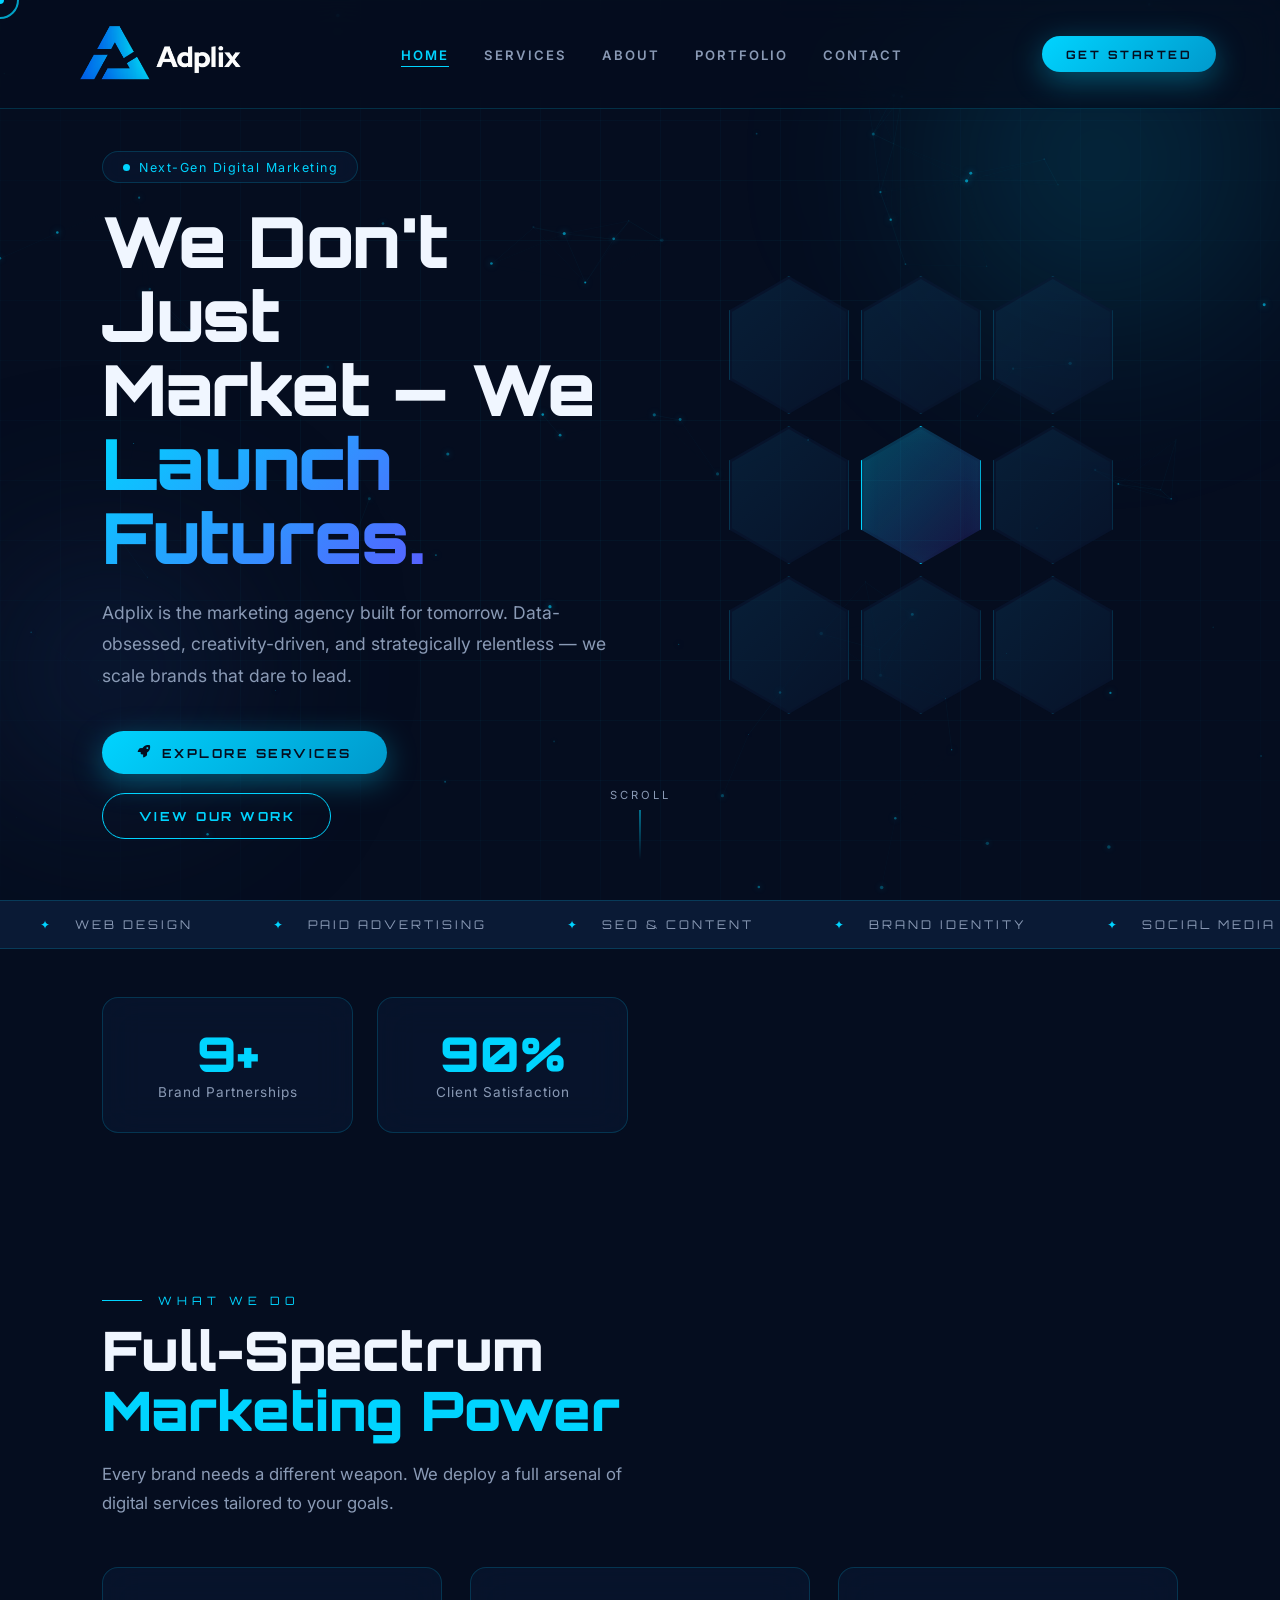
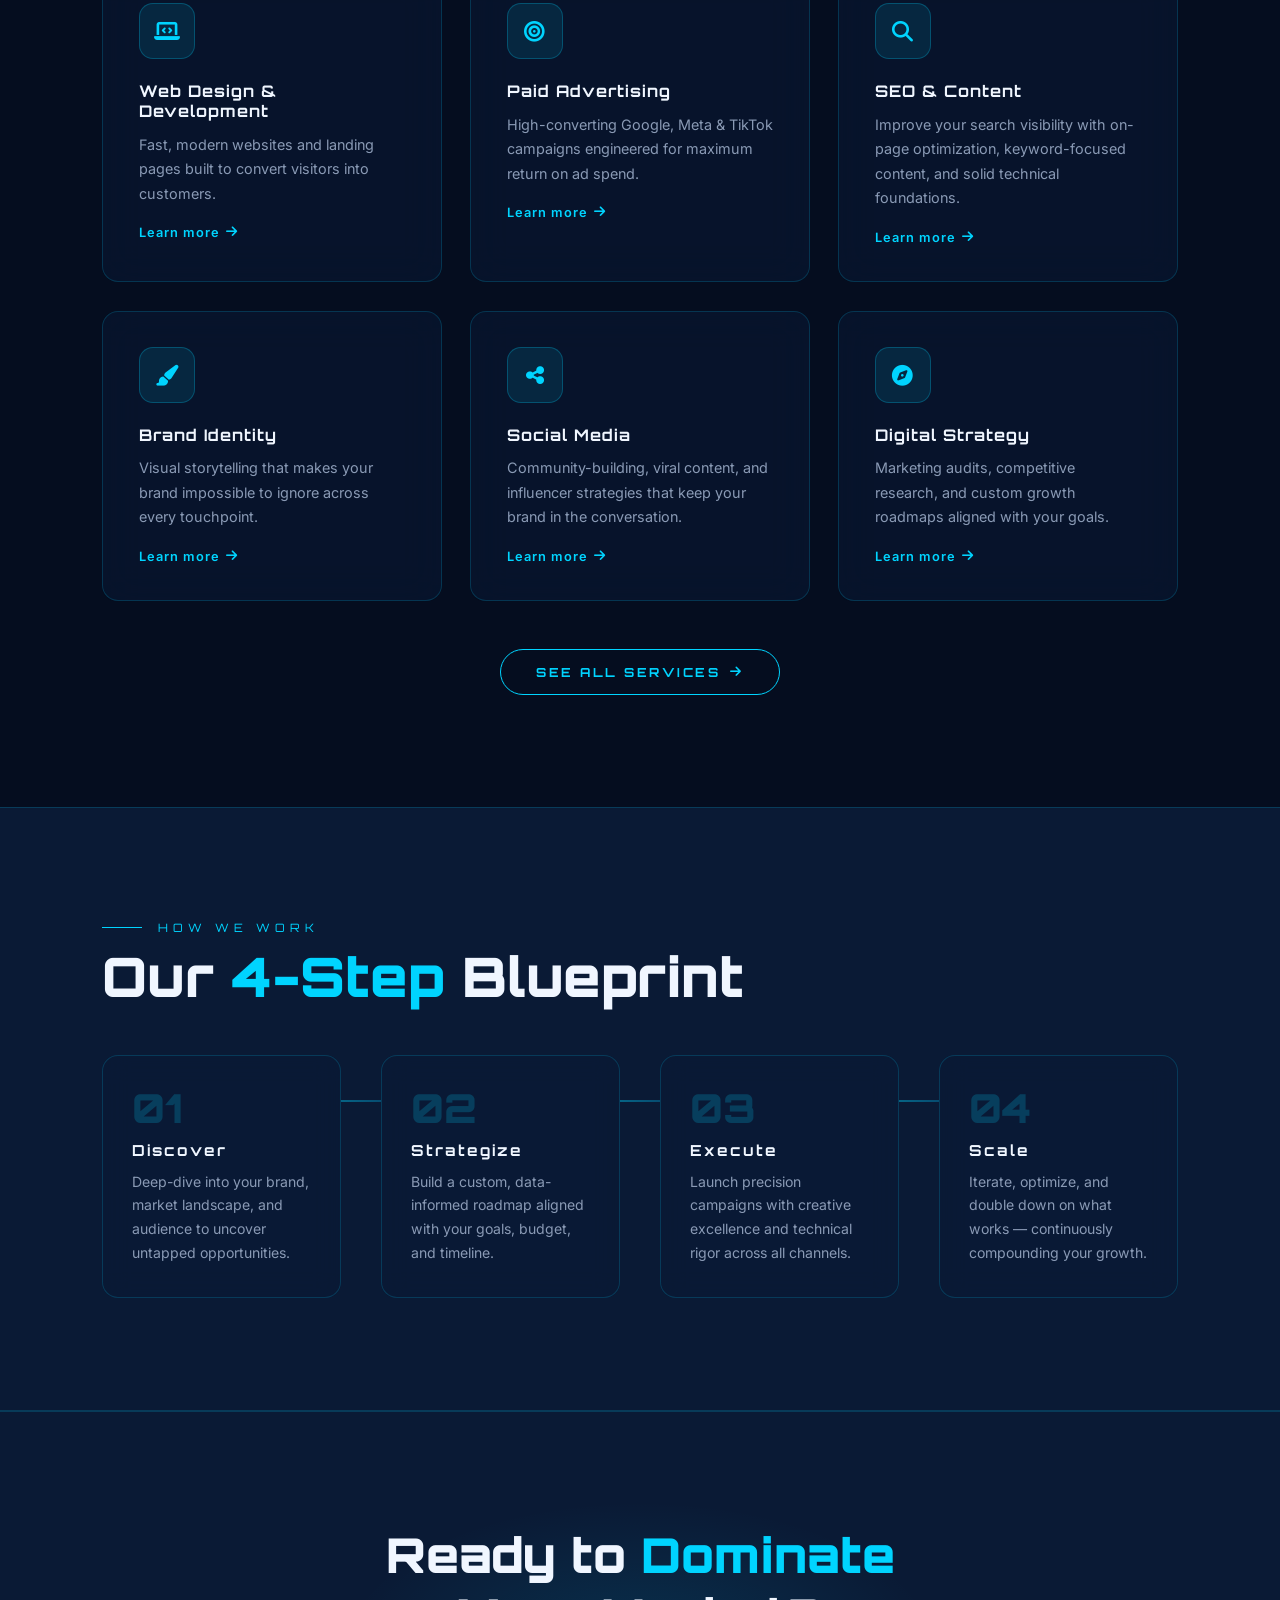
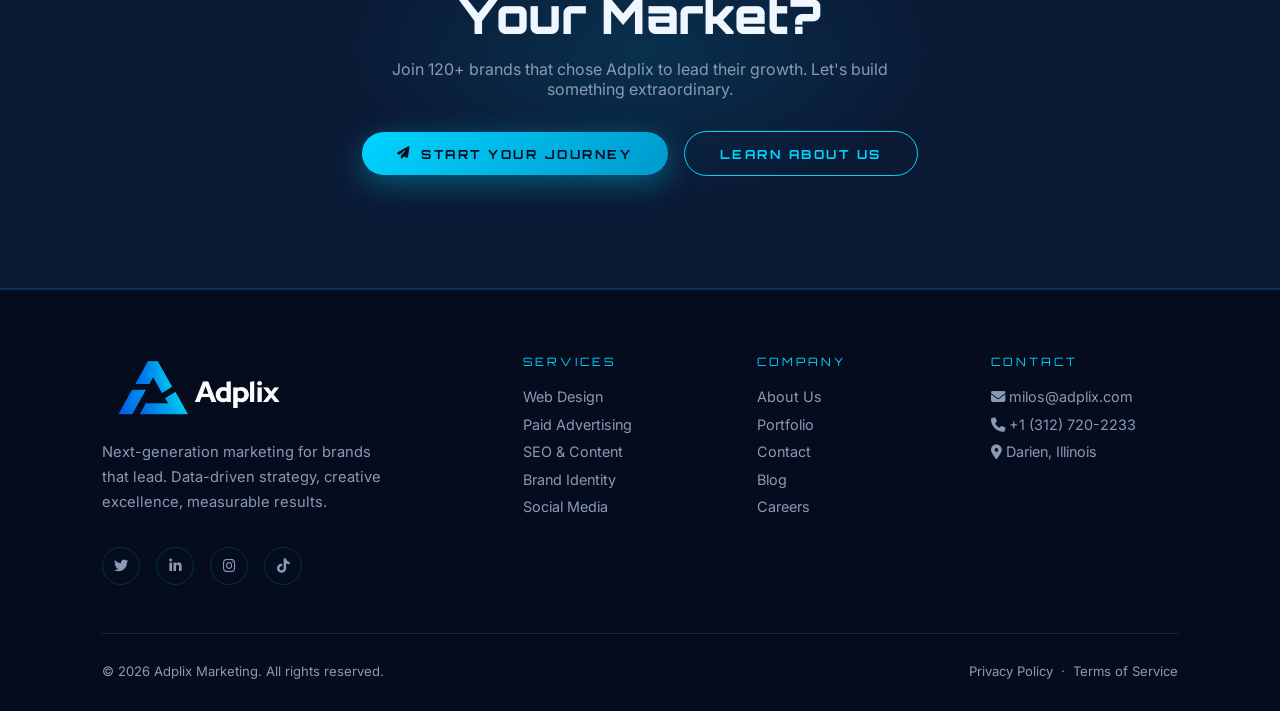
<file: index.html>
<!DOCTYPE html>
<html lang="en">
<head>
  <meta charset="UTF-8" />
  <meta name="viewport" content="width=device-width, initial-scale=1.0" />
  <title>Adplix – Futuristic Marketing Agency | Growth, Branding & Digital Strategy</title>

  <!-- SEO -->
  <meta name="description" content="Adplix is a next-generation marketing agency delivering data-driven growth, cutting-edge branding, and digital strategy for ambitious brands worldwide." />
  <meta name="keywords" content="marketing agency, digital marketing, branding, SEO, social media marketing, paid ads, growth hacking, Adplix" />
  <meta name="robots" content="index, follow" />
  <meta name="author" content="Adplix Marketing" />
  <link rel="canonical" href="https://myadplix.com/" />

  <!-- Open Graph -->
  <meta property="og:type"        content="website" />
  <meta property="og:url"         content="https://myadplix.com/" />
  <meta property="og:title"       content="Adplix – Next-Gen Marketing Agency" />
  <meta property="og:description" content="We craft data-driven marketing strategies that launch brands to new heights." />
  <meta property="og:image"       content="https://myadplix.com/og-image.jpg" />

  <!-- Twitter Card -->
  <meta name="twitter:card"        content="summary_large_image" />
  <meta name="twitter:site"        content="@AdplixMarketing" />
  <meta name="twitter:title"       content="Adplix – Next-Gen Marketing Agency" />
  <meta name="twitter:description" content="Futuristic marketing for visionary brands." />
  <meta name="twitter:image"       content="https://myadplix.com/og-image.jpg" />

  <!-- Schema.org -->
  <script type="application/ld+json">
  {
    "@context": "https://schema.org",
    "@type": "MarketingAgency",
    "name": "Adplix Marketing",
    "url": "https://myadplix.com",
    "logo": "https://myadplix.com/logo.png",
    "description": "Next-generation marketing agency delivering data-driven growth and branding.",
    "address": { "@type": "PostalAddress", "addressLocality": "Darien", "addressRegion": "IL", "addressCountry": "US" },
    "sameAs": [
      "https://www.linkedin.com/in/milos-kasapovic-896889335/",
      "https://www.instagram.com/ai_adplix/"
    ]
  }
  </script>

  <!-- Fonts & Icons -->
  <link rel="preconnect" href="https://fonts.googleapis.com" />
  <link rel="preconnect" href="https://fonts.gstatic.com" crossorigin />
  <link href="https://fonts.googleapis.com/css2?family=Orbitron:wght@400;700;900&family=Inter:wght@300;400;500;600;700&display=swap" rel="stylesheet" />
  <link rel="stylesheet" href="https://cdnjs.cloudflare.com/ajax/libs/font-awesome/6.5.0/css/all.min.css" />
  <link rel="stylesheet" href="style.css" />
  <link rel="stylesheet" href="home.css" />

  <style>
    /* Page-specific additions */
    .hero-cta-group { display:flex; gap:1.2rem; flex-wrap:wrap; margin-top:2.5rem; }
    .hero-badge {
      display:inline-flex; align-items:center; gap:.6rem;
      background:var(--glass-bg); border:1px solid var(--glass-border);
      backdrop-filter:blur(12px); border-radius:50px;
      padding:.45rem 1.2rem; font-size:.78rem; color:var(--cyan);
      letter-spacing:1.5px; margin-bottom:1.4rem;
    }
    .hero-badge .dot { width:7px;height:7px;border-radius:50%;background:var(--cyan);animation:pulse 1.4s infinite; }
    @keyframes pulse { 0%,100%{box-shadow:0 0 0 0 rgba(0,212,255,.5)} 50%{box-shadow:0 0 0 8px rgba(0,212,255,0)} }
  </style>
</head>
<body>

<!-- Cursor -->
<div id="cursor-outer"></div>
<div id="cursor-inner"></div>

<!-- Particles -->
<canvas id="particles-canvas"></canvas>

<!-- Page Transition -->
<div id="page-transition" class="slide-in"></div>

<!-- ── Navigation ── -->
<nav class="nav" role="navigation" aria-label="Main navigation">
  <a href="index.html" class="nav-logo"><img src="logo.png" alt="Adplix"></a>
  <ul class="nav-links">
    <li><a href="index.html" class="active">Home</a></li>
    <li><a href="services.html">Services</a></li>
    <li><a href="about.html">About</a></li>
    <li><a href="portfolio.html">Portfolio</a></li>
    <li><a href="contact.html">Contact</a></li>
  </ul>
  <a href="contact.html" class="btn btn-primary" style="font-size:.72rem;padding:.65rem 1.5rem;">Get Started</a>
  <button class="hamburger" aria-label="Toggle menu">
    <span></span><span></span><span></span>
  </button>
</nav>

<!-- Mobile Nav -->
<div class="mobile-nav" role="dialog" aria-modal="true">
  <a href="index.html">Home</a>
  <a href="services.html">Services</a>
  <a href="about.html">About</a>
  <a href="portfolio.html">Portfolio</a>
  <a href="contact.html">Contact</a>
</div>

<!-- ══════════════════════════════════════
     HERO
══════════════════════════════════════ -->
<header class="hero" role="banner">
  <div class="hero-grid-lines" aria-hidden="true"></div>
  <div class="hero-orb hero-orb-1" data-parallax="18" aria-hidden="true"></div>
  <div class="hero-orb hero-orb-2" data-parallax="10" aria-hidden="true"></div>

  <div class="hero-content">
    <div class="hero-badge"><span class="dot"></span> Next-Gen Digital Marketing</div>
    <h1 class="hero-title reveal">
      We Don't Just<br/>
      Market — We<br/>
      <span>Launch Futures.</span>
    </h1>
    <p class="hero-sub reveal" data-delay="150">
      Adplix is the marketing agency built for tomorrow. Data-obsessed, creativity-driven,
      and strategically relentless — we scale brands that dare to lead.
    </p>
    <div class="hero-cta-group reveal" data-delay="280">
      <a href="services.html" class="btn btn-primary"><i class="fas fa-rocket"></i> Explore Services</a>
      <a href="portfolio.html" class="btn btn-outline">View Our Work</a>
    </div>
  </div>

  <div class="hero-visual" aria-hidden="true">
    <div class="hex-grid" data-parallax="6">
      <div class="hex"></div><div class="hex"></div><div class="hex"></div>
      <div class="hex"></div><div class="hex active"></div><div class="hex"></div>
      <div class="hex"></div><div class="hex"></div><div class="hex"></div>
    </div>
  </div>

  <div class="hero-scroll-hint" aria-label="Scroll down">
    <span>Scroll</span>
    <div class="scroll-line"></div>
  </div>
</header>

<!-- ── Ticker ── -->
<div class="marquee-wrap" aria-hidden="true">
  <div class="marquee-track">
    <div class="marquee-item"><span>✦</span> Web Design</div>
    <div class="marquee-item"><span>✦</span> Paid Advertising</div>
    <div class="marquee-item"><span>✦</span> SEO & Content</div>
    <div class="marquee-item"><span>✦</span> Brand Identity</div>
    <div class="marquee-item"><span>✦</span> Social Media</div>
    <div class="marquee-item"><span>✦</span> Digital Strategy</div>
    <!-- duplicate for seamless loop -->
    <div class="marquee-item"><span>✦</span> Web Design</div>
    <div class="marquee-item"><span>✦</span> Paid Advertising</div>
    <div class="marquee-item"><span>✦</span> SEO & Content</div>
    <div class="marquee-item"><span>✦</span> Brand Identity</div>
    <div class="marquee-item"><span>✦</span> Social Media</div>
    <div class="marquee-item"><span>✦</span> Digital Strategy</div>
  </div>
</div>

<!-- ══════════════════════════════════════
     STATS
══════════════════════════════════════ -->
<section class="section stats-section" aria-label="Key statistics">
  <div class="stats-grid" data-stagger>
    <div class="glass stat-card">
      <div class="stat-value" data-count="10" data-suffix="+">0</div>
      <div class="stat-label">Brand Partnerships</div>
    </div>
    <div class="glass stat-card">
      <div class="stat-value" data-count="100" data-suffix="%">0</div>
      <div class="stat-label">Client Satisfaction</div>
    </div>
  </div>
</section>

<!-- ══════════════════════════════════════
     SERVICES PREVIEW
══════════════════════════════════════ -->
<section class="section" aria-labelledby="services-heading">
  <div class="section-label">What We Do</div>
  <h2 class="section-title reveal" id="services-heading">
    Full-Spectrum<br/><span>Marketing Power</span>
  </h2>
  <p class="section-sub reveal" data-delay="100">
    Every brand needs a different weapon. We deploy a full arsenal of digital services tailored to your goals.
  </p>

  <div class="services-preview-grid mt-3" data-stagger>
    <article class="glass service-card tilt card-hover">
      <div class="service-icon"><i class="fas fa-laptop-code"></i></div>
      <h3>Web Design & Development</h3>
      <p>Fast, modern websites and landing pages built to convert visitors into customers.</p>
      <a href="services.html" class="service-link">Learn more <i class="fas fa-arrow-right"></i></a>
    </article>
    <article class="glass service-card tilt card-hover">
      <div class="service-icon"><i class="fas fa-bullseye"></i></div>
      <h3>Paid Advertising</h3>
      <p>High-converting Google, Meta & TikTok campaigns engineered for maximum return on ad spend.</p>
      <a href="services.html" class="service-link">Learn more <i class="fas fa-arrow-right"></i></a>
    </article>
    <article class="glass service-card tilt card-hover">
      <div class="service-icon"><i class="fas fa-search"></i></div>
      <h3>SEO & Content</h3>
      <p>Improve your search visibility with on-page optimization, keyword-focused content, and solid technical foundations.</p>
      <a href="services.html" class="service-link">Learn more <i class="fas fa-arrow-right"></i></a>
    </article>
    <article class="glass service-card tilt card-hover">
      <div class="service-icon"><i class="fas fa-paint-brush"></i></div>
      <h3>Brand Identity</h3>
      <p>Visual storytelling that makes your brand impossible to ignore across every touchpoint.</p>
      <a href="services.html" class="service-link">Learn more <i class="fas fa-arrow-right"></i></a>
    </article>
    <article class="glass service-card tilt card-hover">
      <div class="service-icon"><i class="fas fa-share-alt"></i></div>
      <h3>Social Media</h3>
      <p>Community-building, viral content, and influencer strategies that keep your brand in the conversation.</p>
      <a href="services.html" class="service-link">Learn more <i class="fas fa-arrow-right"></i></a>
    </article>
    <article class="glass service-card tilt card-hover">
      <div class="service-icon"><i class="fas fa-compass"></i></div>
      <h3>Digital Strategy</h3>
      <p>Marketing audits, competitive research, and custom growth roadmaps aligned with your goals.</p>
      <a href="services.html" class="service-link">Learn more <i class="fas fa-arrow-right"></i></a>
    </article>
  </div>

  <div class="text-center mt-3">
    <a href="services.html" class="btn btn-outline">See All Services <i class="fas fa-arrow-right"></i></a>
  </div>
</section>

<!-- ══════════════════════════════════════
     PROCESS
══════════════════════════════════════ -->
<section class="section process-section" aria-labelledby="process-heading">
  <div class="section-label">How We Work</div>
  <h2 class="section-title reveal" id="process-heading">Our <span>4-Step</span> Blueprint</h2>

  <div class="process-steps mt-3">
    <div class="process-step reveal" data-delay="0">
      <div class="step-num">01</div>
      <div class="step-body">
        <h3>Discover</h3>
        <p>Deep-dive into your brand, market landscape, and audience to uncover untapped opportunities.</p>
      </div>
    </div>
    <div class="process-connector" aria-hidden="true"></div>
    <div class="process-step reveal" data-delay="120">
      <div class="step-num">02</div>
      <div class="step-body">
        <h3>Strategize</h3>
        <p>Build a custom, data-informed roadmap aligned with your goals, budget, and timeline.</p>
      </div>
    </div>
    <div class="process-connector" aria-hidden="true"></div>
    <div class="process-step reveal" data-delay="240">
      <div class="step-num">03</div>
      <div class="step-body">
        <h3>Execute</h3>
        <p>Launch precision campaigns with creative excellence and technical rigor across all channels.</p>
      </div>
    </div>
    <div class="process-connector" aria-hidden="true"></div>
    <div class="process-step reveal" data-delay="360">
      <div class="step-num">04</div>
      <div class="step-body">
        <h3>Scale</h3>
        <p>Iterate, optimize, and double down on what works — continuously compounding your growth.</p>
      </div>
    </div>
  </div>
</section>


<!-- ══════════════════════════════════════
     CTA BANNER
══════════════════════════════════════ -->
<section class="cta-banner section" aria-labelledby="cta-heading">
  <div class="cta-glow" aria-hidden="true"></div>
  <div class="cta-content">
    <h2 class="cta-title reveal" id="cta-heading">Ready to <span>Dominate</span><br/>Your Market?</h2>
    <p class="reveal" data-delay="100" style="color:var(--grey);max-width:500px;margin:.8rem auto 2rem;">
      Join 120+ brands that chose Adplix to lead their growth. Let's build something extraordinary.
    </p>
    <div class="flex-center gap-1 reveal" data-delay="200">
      <a href="contact.html" class="btn btn-primary"><i class="fas fa-paper-plane"></i> Start Your Journey</a>
      <a href="about.html" class="btn btn-outline">Learn About Us</a>
    </div>
  </div>
</section>

<!-- ══════════════════════════════════════
     FOOTER
══════════════════════════════════════ -->
<footer role="contentinfo">
  <div class="footer-grid">
    <div>
      <div class="footer-brand-name"><img src="logo.png" alt="Adplix"></div>
      <p class="footer-desc">Next-generation marketing for brands that lead. Data-driven strategy, creative excellence, measurable results.</p>
      <div class="social-icons mt-2">
        <a href="#" aria-label="Twitter"><i class="fab fa-twitter"></i></a>
        <a href="https://www.linkedin.com/in/milos-kasapovic-896889335/" aria-label="LinkedIn"><i class="fab fa-linkedin-in"></i></a>
        <a href="https://www.instagram.com/ai_adplix/" aria-label="Instagram"><i class="fab fa-instagram"></i></a>
        <a href="#" aria-label="TikTok"><i class="fab fa-tiktok"></i></a>
      </div>
    </div>
    <div class="footer-col">
      <div class="footer-col-title">Services</div>
      <a href="services.html">Web Design</a>
      <a href="services.html">Paid Advertising</a>
      <a href="services.html">SEO & Content</a>
      <a href="services.html">Brand Identity</a>
      <a href="services.html">Social Media</a>
    </div>
    <div class="footer-col">
      <div class="footer-col-title">Company</div>
      <a href="about.html">About Us</a>
      <a href="portfolio.html">Portfolio</a>
      <a href="contact.html">Contact</a>
      <a href="#">Blog</a>
      <a href="#">Careers</a>
    </div>
    <div class="footer-col">
      <div class="footer-col-title">Contact</div>
      <a href="mailto:milos@adplix.com"><i class="fas fa-envelope"></i> milos@adplix.com</a>
      <a href="tel:+13127202233"><i class="fas fa-phone"></i> +1 (312) 720-2233</a>
      <a href="#"><i class="fas fa-map-marker-alt"></i> Darien, Illinois</a>
    </div>
  </div>
  <div class="footer-bottom">
    <span>© 2026 Adplix Marketing. All rights reserved.</span>
    <span><a href="#" style="color:var(--grey)">Privacy Policy</a> &nbsp;·&nbsp; <a href="#" style="color:var(--grey)">Terms of Service</a></span>
  </div>
</footer>

<script src="main.js" defer></script>
</body>
</html>
</file>
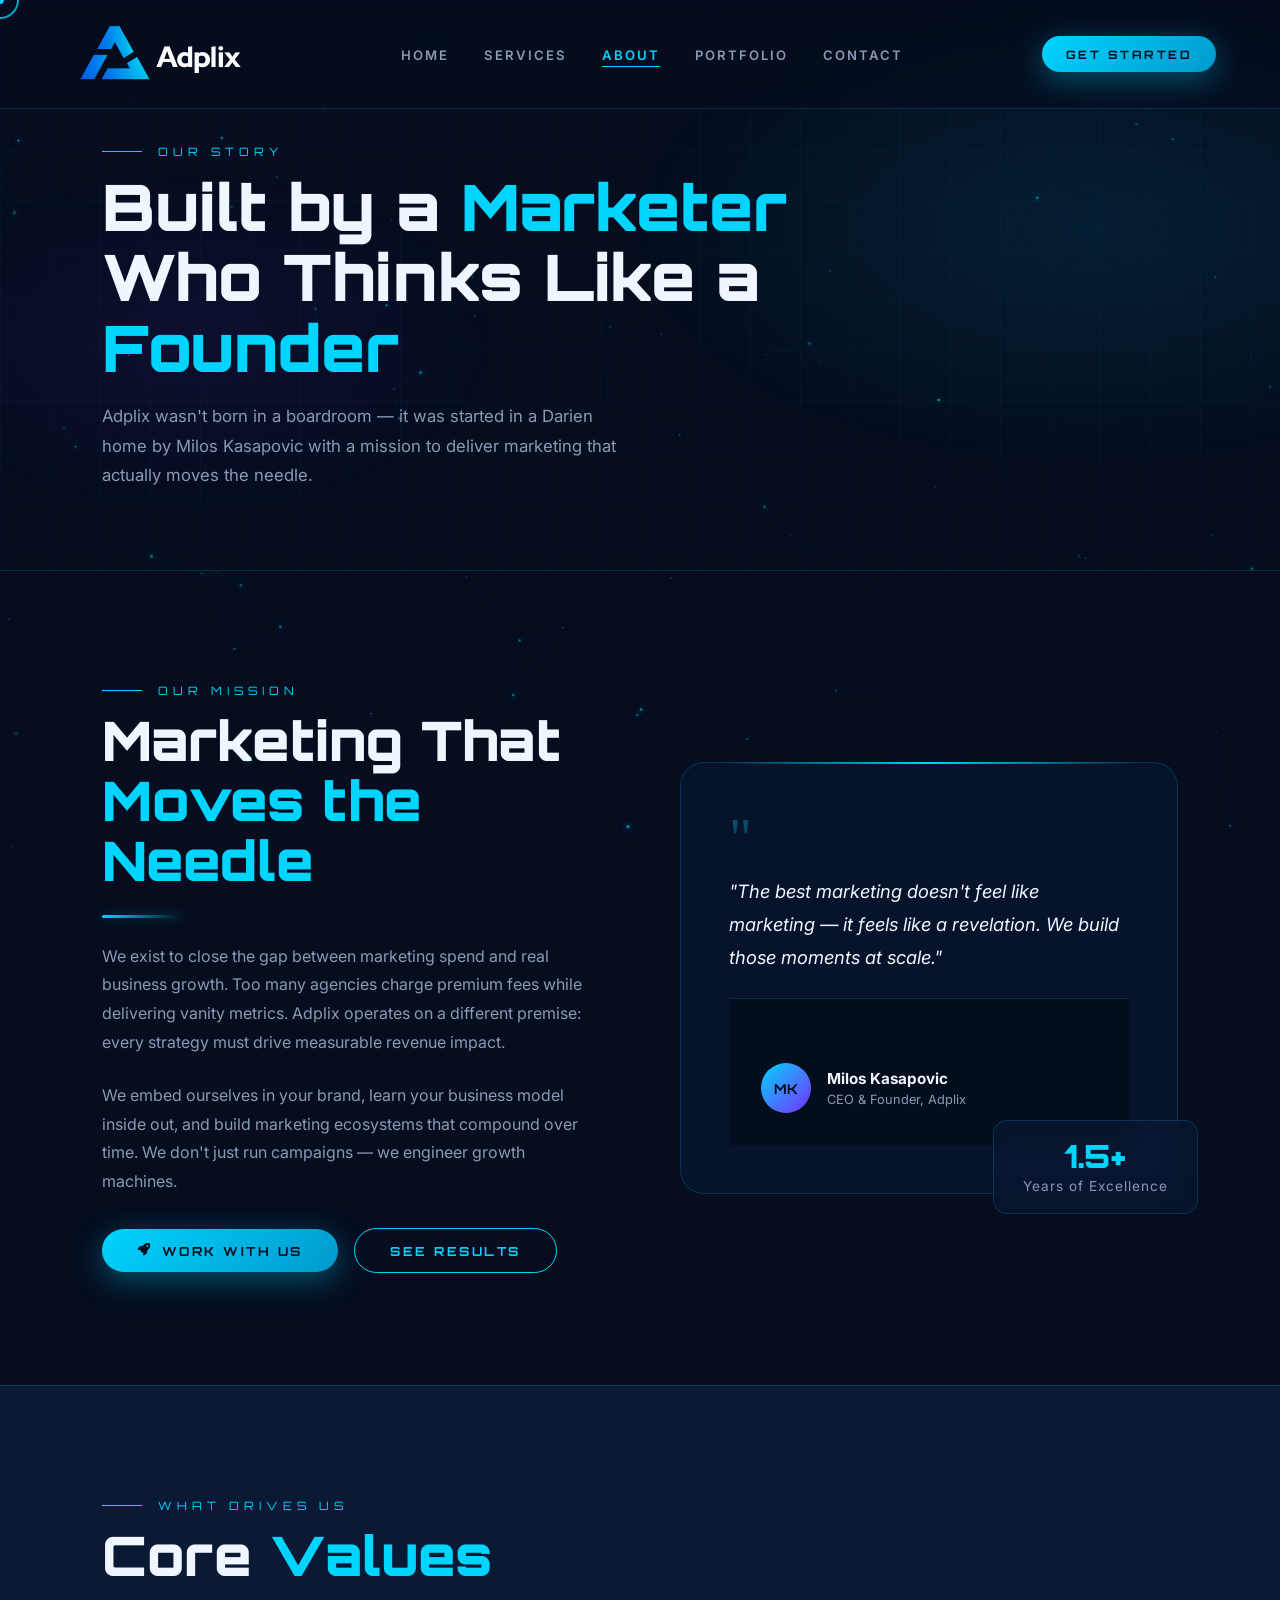
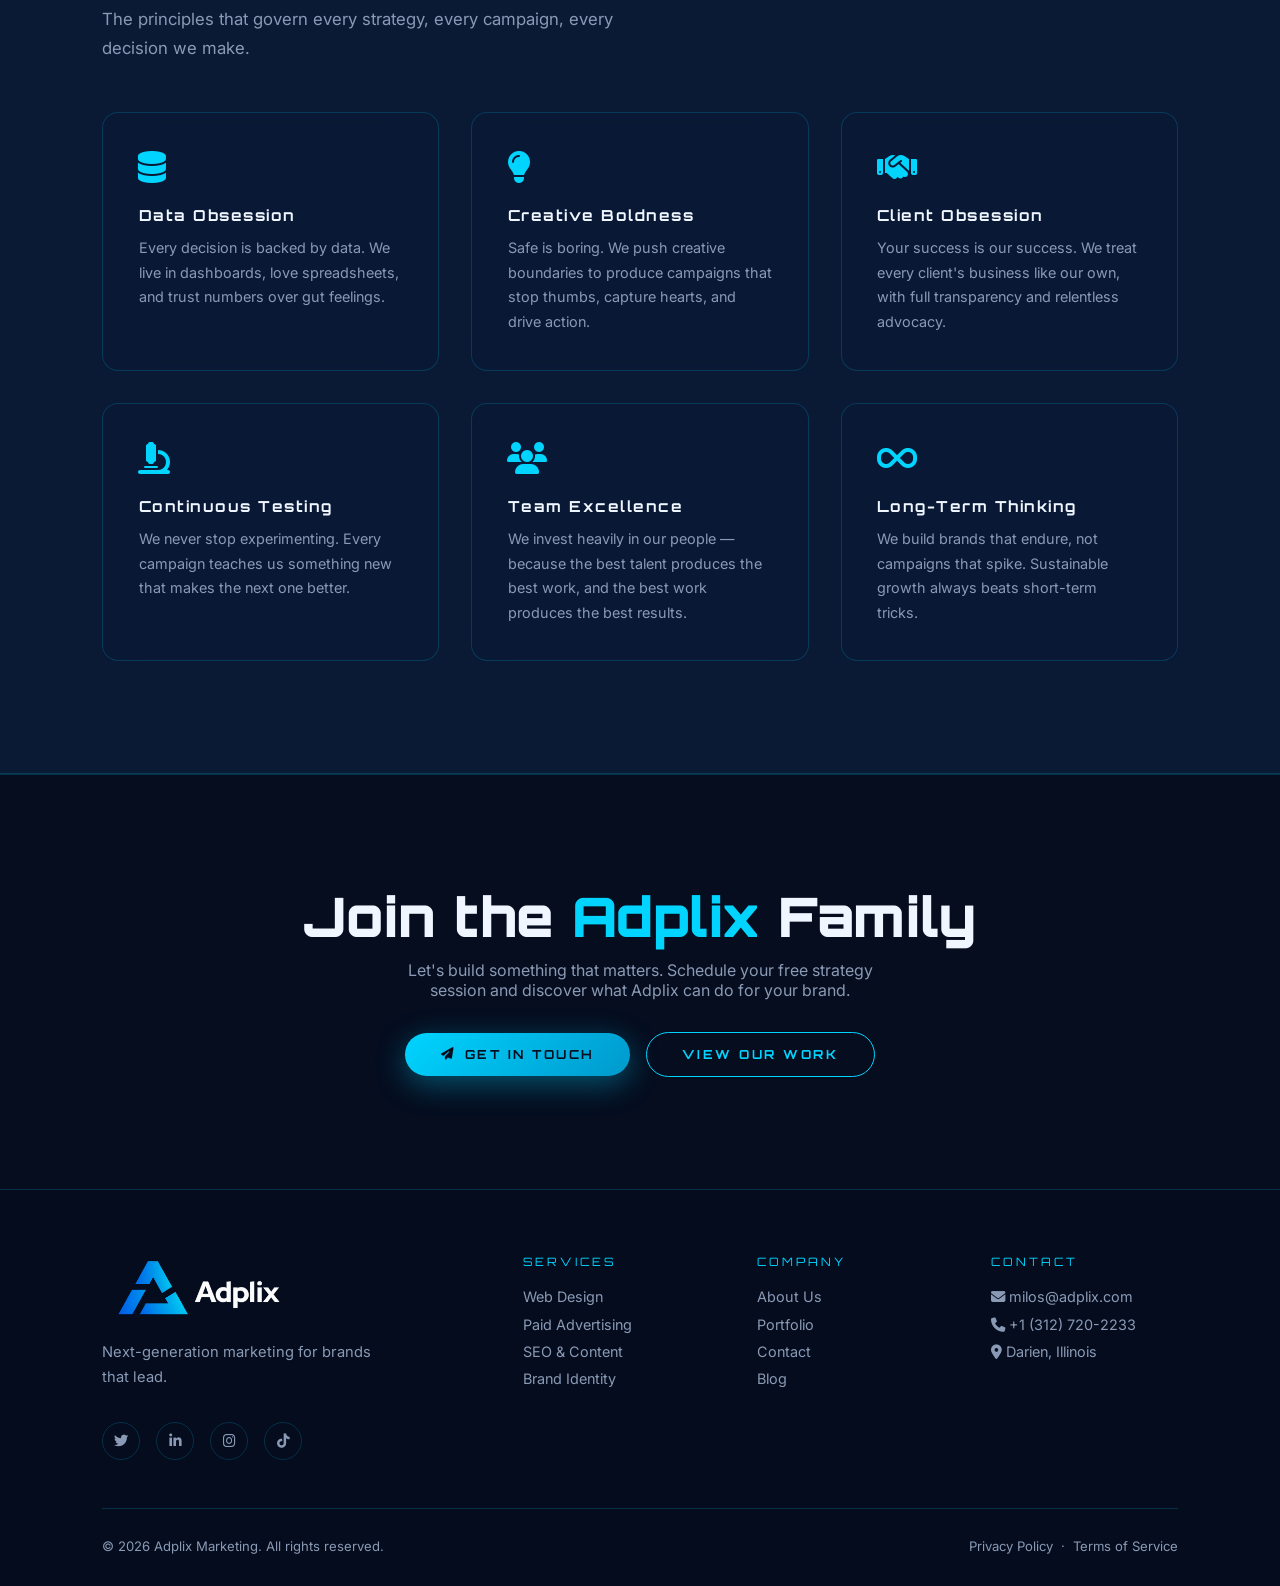
<file: about.html>
<!DOCTYPE html>
<html lang="en">
<head>
  <meta charset="UTF-8" />
  <meta name="viewport" content="width=device-width, initial-scale=1.0" />
  <title>About – Adplix | Our Story, Mission & World-Class Team</title>

  <!-- SEO -->
  <meta name="description" content="Learn the story behind Adplix — our mission to redefine marketing, the team driving it, and the values that make us different from every other agency." />
  <meta name="keywords" content="about Adplix, marketing agency team, agency mission, digital marketing experts, Adplix story" />
  <meta name="robots" content="index, follow" />
  <link rel="canonical" href="https://myadplix.com/about.html" />
  <meta property="og:title" content="About Adplix – The Team Behind the Marketing Revolution" />
  <meta property="og:description" content="Meet the visionary team at Adplix. Learn our story and what drives us to push marketing forward." />
  <meta property="og:url" content="https://myadplix.com/about.html" />

  <link rel="preconnect" href="https://fonts.googleapis.com" />
  <link rel="preconnect" href="https://fonts.gstatic.com" crossorigin />
  <link href="https://fonts.googleapis.com/css2?family=Orbitron:wght@400;700;900&family=Inter:wght@300;400;500;600;700&display=swap" rel="stylesheet" />
  <link rel="stylesheet" href="https://cdnjs.cloudflare.com/ajax/libs/font-awesome/6.5.0/css/all.min.css" />
  <link rel="stylesheet" href="style.css" />

  <style>
    .page-hero {
      position: relative; padding: 9rem 8% 5rem;
      overflow: hidden; border-bottom: 1px solid var(--glass-border);
    }
    .page-hero-bg {
      position: absolute; inset: 0;
      background: radial-gradient(ellipse 60% 70% at 85% 40%, rgba(0,212,255,.09) 0%, transparent 60%),
                  radial-gradient(ellipse 40% 50% at 15% 60%, rgba(123,47,255,.07) 0%, transparent 60%);
    }
    .page-hero-grid {
      position: absolute; inset: 0;
      background-image: linear-gradient(rgba(0,212,255,.03) 1px, transparent 1px),
                        linear-gradient(90deg, rgba(0,212,255,.03) 1px, transparent 1px);
      background-size: 50px 50px;
    }
    .page-hero-content { position: relative; z-index: 1; max-width: 700px; }
    .page-hero-title {
      font-family: var(--font-head);
      font-size: clamp(2.2rem, 5vw, 4rem);
      font-weight: 900; color: var(--white); line-height: 1.1;
    }
    .page-hero-title span { color: var(--cyan); }
    .page-hero-sub { margin-top: 1.2rem; font-size: 1.05rem; color: var(--grey); line-height: 1.75; max-width: 540px; }

    /* ── Mission Split ── */
    .mission-split {
      display: grid; grid-template-columns: 1fr 1fr; gap: 5rem; align-items: center;
    }
    .mission-visual {
      position: relative;
    }
    .mission-box {
      position: relative; padding: 3rem;
      background: var(--glass-bg);
      border: 1px solid var(--glass-border);
      backdrop-filter: blur(18px);
      border-radius: 24px;
    }
    .mission-box::before {
      content: ''; position: absolute;
      top: -1px; left: 40px; right: 40px; height: 2px;
      background: linear-gradient(90deg, transparent, var(--cyan), transparent);
    }
    .mission-quote {
      font-size: 3.5rem; color: var(--cyan); opacity: .3;
      font-family: serif; line-height: 1; margin-bottom: .5rem;
    }
    .mission-box blockquote {
      font-size: 1.15rem; line-height: 1.8; color: var(--white);
      font-style: italic;
    }
    .mission-box footer {
      margin-top: 1.5rem; display: flex; align-items: center; gap: 1rem;
    }
    .mission-avatar {
      width: 50px; height: 50px; border-radius: 50%;
      background: linear-gradient(135deg, var(--cyan), #7b2fff);
      display: flex; align-items: center; justify-content: center;
      font-family: var(--font-head); font-size: .85rem; font-weight: 700; color: var(--navy);
    }
    .mission-avatar-info strong { display: block; color: var(--white); font-size: .95rem; }
    .mission-avatar-info span { font-size: .8rem; color: var(--grey); }
    .floating-stat {
      position: absolute; bottom: -20px; right: -20px;
      background: var(--glass-bg);
      border: 1px solid var(--glass-border);
      backdrop-filter: blur(12px);
      border-radius: 14px;
      padding: 1.2rem 1.8rem;
      text-align: center;
    }
    .floating-stat .stat-value { font-size: 2rem; }

    /* ── Values ── */
    .values-section { background: var(--navy-mid); border-top: 1px solid var(--glass-border); border-bottom: 1px solid var(--glass-border); }
    .values-grid {
      display: grid; grid-template-columns: repeat(3, 1fr); gap: 2rem; margin-top: 3rem;
    }
    .value-card {
      padding: 2.2rem;
      position: relative; overflow: hidden;
      transition: all 0.35s ease;
    }
    .value-card::after {
      content: ''; position: absolute; bottom: 0; left: 0; right: 0; height: 2px;
      background: linear-gradient(90deg, transparent, var(--cyan), transparent);
      transform: scaleX(0); transition: transform 0.4s;
    }
    .value-card:hover { transform: translateY(-6px); }
    .value-card:hover::after { transform: scaleX(1); }
    .value-icon { font-size: 2rem; color: var(--cyan); margin-bottom: 1.2rem; }
    .value-card h3 {
      font-family: var(--font-head); font-size: .95rem;
      letter-spacing: 1.5px; color: var(--white); margin-bottom: .7rem;
    }
    .value-card p { font-size: .9rem; color: var(--grey); line-height: 1.7; }

    /* ── Team ── */
    .team-grid {
      display: grid; grid-template-columns: repeat(4, 1fr); gap: 1.8rem; margin-top: 3rem;
    }
    .team-card {
      padding: 0; overflow: hidden;
      transition: all 0.35s ease;
    }
    .team-card:hover { transform: translateY(-8px); box-shadow: 0 24px 60px rgba(0,0,0,.5); }
    .team-avatar-box {
      height: 220px;
      background: linear-gradient(135deg, var(--navy-mid), var(--navy-light));
      position: relative; overflow: hidden;
      display: flex; align-items: center; justify-content: center;
    }
    .team-initials {
      font-family: var(--font-head); font-size: 2.5rem; font-weight: 900;
      background: linear-gradient(135deg, var(--cyan), #7b2fff);
      -webkit-background-clip: text; -webkit-text-fill-color: transparent;
      background-clip: text;
    }
    .team-avatar-box::before {
      content: ''; position: absolute; inset: 0;
      background: radial-gradient(ellipse at bottom, rgba(0,212,255,.12) 0%, transparent 70%);
    }
    .team-info { padding: 1.4rem; }
    .team-info h3 { font-family: var(--font-head); font-size: .9rem; letter-spacing: 1px; color: var(--white); margin-bottom: .3rem; }
    .team-info .role { font-size: .8rem; color: var(--cyan); letter-spacing: 1px; text-transform: uppercase; margin-bottom: .6rem; }
    .team-info p { font-size: .82rem; color: var(--grey); line-height: 1.6; }
    .team-socials { display: flex; gap: .6rem; margin-top: .8rem; }
    .team-socials a {
      width: 30px; height: 30px; border-radius: 50%;
      border: 1px solid var(--glass-border);
      display: flex; align-items: center; justify-content: center;
      color: var(--grey); font-size: .75rem;
      transition: var(--transition);
    }
    .team-socials a:hover { border-color: var(--cyan); color: var(--cyan); }

    /* ── Timeline ── */
    .timeline { position: relative; margin-top: 3rem; }
    .timeline::before {
      content: ''; position: absolute; left: 50%; top: 0; bottom: 0;
      width: 1px; background: linear-gradient(to bottom, var(--cyan), transparent);
      transform: translateX(-50%);
    }
    .timeline-item {
      display: flex; justify-content: flex-end; padding-right: calc(50% + 40px);
      margin-bottom: 3rem; position: relative;
    }
    .timeline-item:nth-child(even) {
      justify-content: flex-start; padding-right: 0; padding-left: calc(50% + 40px);
    }
    .timeline-dot {
      position: absolute; left: 50%; top: 1rem;
      width: 14px; height: 14px; border-radius: 50%;
      background: var(--cyan); border: 3px solid var(--navy);
      box-shadow: var(--glow-sm);
      transform: translateX(-50%);
    }
    .timeline-card {
      max-width: 380px;
      background: var(--glass-bg);
      border: 1px solid var(--glass-border);
      backdrop-filter: blur(14px);
      border-radius: 14px; padding: 1.6rem;
      transition: all 0.3s;
    }
    .timeline-card:hover { border-color: var(--cyan); box-shadow: var(--glow-sm); }
    .timeline-year {
      font-family: var(--font-head); font-size: .72rem;
      letter-spacing: 3px; color: var(--cyan); margin-bottom: .5rem;
    }
    .timeline-card h3 { font-family: var(--font-head); font-size: .95rem; color: var(--white); margin-bottom: .5rem; }
    .timeline-card p { font-size: .87rem; color: var(--grey); line-height: 1.65; }

    @media (max-width: 1100px) {
      .team-grid { grid-template-columns: repeat(2, 1fr); }
    }
    @media (max-width: 860px) {
      .mission-split { grid-template-columns: 1fr; gap: 3rem; }
      .floating-stat { position: relative; bottom: auto; right: auto; display: inline-block; margin-top: 1.5rem; }
      .values-grid { grid-template-columns: 1fr 1fr; }
      .team-grid { grid-template-columns: 1fr 1fr; }
      .timeline::before { left: 20px; }
      .timeline-item, .timeline-item:nth-child(even) {
        justify-content: flex-start; padding-right: 0; padding-left: 55px;
      }
      .timeline-dot { left: 20px; }
    }
    @media (max-width: 520px) {
      .values-grid, .team-grid { grid-template-columns: 1fr; }
    }
  </style>
</head>
<body>

<div id="cursor-outer"></div>
<div id="cursor-inner"></div>
<canvas id="particles-canvas"></canvas>
<div id="page-transition" class="slide-in"></div>

<nav class="nav" role="navigation" aria-label="Main navigation">
  <a href="index.html" class="nav-logo"><img src="logo.png" alt="Adplix"></a>
  <ul class="nav-links">
    <li><a href="index.html">Home</a></li>
    <li><a href="services.html">Services</a></li>
    <li><a href="about.html" class="active">About</a></li>
    <li><a href="portfolio.html">Portfolio</a></li>
    <li><a href="contact.html">Contact</a></li>
  </ul>
  <a href="contact.html" class="btn btn-primary" style="font-size:.72rem;padding:.65rem 1.5rem;">Get Started</a>
  <button class="hamburger" aria-label="Toggle menu"><span></span><span></span><span></span></button>
</nav>
<div class="mobile-nav" role="dialog" aria-modal="true">
  <a href="index.html">Home</a><a href="services.html">Services</a>
  <a href="about.html">About</a><a href="portfolio.html">Portfolio</a>
  <a href="contact.html">Contact</a>
</div>

<!-- Page Hero -->
<header class="page-hero" role="banner">
  <div class="page-hero-bg" aria-hidden="true"></div>
  <div class="page-hero-grid" aria-hidden="true"></div>
  <div class="page-hero-content">
    <div class="section-label">Our Story</div>
    <h1 class="page-hero-title reveal">Built by a <span>Marketer</span><br/>Who Thinks Like a <span>Founder</span></h1>
    <p class="page-hero-sub reveal" data-delay="100">
      Adplix wasn't born in a boardroom — it was started in a Darien home by Milos Kasapovic with a mission to deliver marketing that actually moves the needle.
    </p>
  </div>
</header>

<!-- ── Mission ── -->
<section class="section" aria-labelledby="mission-heading">
  <div class="mission-split">
    <div class="reveal-left">
      <div class="section-label">Our Mission</div>
      <h2 class="section-title" id="mission-heading">Marketing That<br/><span>Moves the Needle</span></h2>
      <div class="glow-divider"></div>
      <p style="color:var(--grey);line-height:1.8;margin-bottom:1.5rem;">
        We exist to close the gap between marketing spend and real business growth. Too many agencies charge premium fees while delivering vanity metrics. Adplix operates on a different premise: every strategy must drive measurable revenue impact.
      </p>
      <p style="color:var(--grey);line-height:1.8;margin-bottom:2rem;">
        We embed ourselves in your brand, learn your business model inside out, and build marketing ecosystems that compound over time. We don't just run campaigns — we engineer growth machines.
      </p>
      <div class="flex-center gap-1" style="justify-content:flex-start;">
        <a href="contact.html" class="btn btn-primary"><i class="fas fa-rocket"></i> Work With Us</a>
        <a href="portfolio.html" class="btn btn-outline">See Results</a>
      </div>
    </div>

    <div class="mission-visual reveal-right">
      <div class="mission-box">
        <div class="mission-quote">"</div>
        <blockquote>"The best marketing doesn't feel like marketing — it feels like a revelation. We build those moments at scale."</blockquote>
        <footer>
          <div class="mission-avatar">MK</div>
          <div class="mission-avatar-info">
            <strong>Milos Kasapovic</strong>
            <span>CEO & Founder, Adplix</span>
          </div>
        </footer>
      </div>
      <div class="floating-stat glass">
        <div class="stat-value" data-count="2" data-suffix="+">0</div>
        <div class="stat-label">Years of Excellence</div>
      </div>
    </div>
  </div>
</section>

<!-- ── Values ── -->
<section class="section values-section" aria-labelledby="values-heading">
  <div class="section-label">What Drives Us</div>
  <h2 class="section-title reveal" id="values-heading">Core <span>Values</span></h2>
  <p class="section-sub reveal" data-delay="100">The principles that govern every strategy, every campaign, every decision we make.</p>

  <div class="values-grid">
    <div class="glass value-card tilt reveal" data-delay="0">
      <div class="value-icon"><i class="fas fa-database"></i></div>
      <h3>Data Obsession</h3>
      <p>Every decision is backed by data. We live in dashboards, love spreadsheets, and trust numbers over gut feelings.</p>
    </div>
    <div class="glass value-card tilt reveal" data-delay="80">
      <div class="value-icon"><i class="fas fa-lightbulb"></i></div>
      <h3>Creative Boldness</h3>
      <p>Safe is boring. We push creative boundaries to produce campaigns that stop thumbs, capture hearts, and drive action.</p>
    </div>
    <div class="glass value-card tilt reveal" data-delay="160">
      <div class="value-icon"><i class="fas fa-handshake"></i></div>
      <h3>Client Obsession</h3>
      <p>Your success is our success. We treat every client's business like our own, with full transparency and relentless advocacy.</p>
    </div>
    <div class="glass value-card tilt reveal" data-delay="0">
      <div class="value-icon"><i class="fas fa-microscope"></i></div>
      <h3>Continuous Testing</h3>
      <p>We never stop experimenting. Every campaign teaches us something new that makes the next one better.</p>
    </div>
    <div class="glass value-card tilt reveal" data-delay="80">
      <div class="value-icon"><i class="fas fa-users"></i></div>
      <h3>Team Excellence</h3>
      <p>We invest heavily in our people — because the best talent produces the best work, and the best work produces the best results.</p>
    </div>
    <div class="glass value-card tilt reveal" data-delay="160">
      <div class="value-icon"><i class="fas fa-infinity"></i></div>
      <h3>Long-Term Thinking</h3>
      <p>We build brands that endure, not campaigns that spike. Sustainable growth always beats short-term tricks.</p>
    </div>
  </div>
</section>



<!-- CTA -->
<section class="section" style="text-align:center;background:var(--navy);border-top:1px solid var(--glass-border);">
  <h2 class="section-title reveal" style="text-align:center;">Join the <span style="color:var(--cyan)">Adplix</span> Family</h2>
  <p class="reveal" data-delay="100" style="color:var(--grey);margin:.8rem auto 2rem;max-width:480px;">Let's build something that matters. Schedule your free strategy session and discover what Adplix can do for your brand.</p>
  <div class="flex-center gap-1 reveal" data-delay="200">
    <a href="contact.html" class="btn btn-primary"><i class="fas fa-paper-plane"></i> Get in Touch</a>
    <a href="portfolio.html" class="btn btn-outline">View Our Work</a>
  </div>
</section>

<footer role="contentinfo">
  <div class="footer-grid">
    <div>
      <div class="footer-brand-name"><img src="logo.png" alt="Adplix"></div>
      <p class="footer-desc">Next-generation marketing for brands that lead.</p>
      <div class="social-icons mt-2">
        <a href="#" aria-label="Twitter"><i class="fab fa-twitter"></i></a>
        <a href="https://www.linkedin.com/in/milos-kasapovic-896889335/" aria-label="LinkedIn"><i class="fab fa-linkedin-in"></i></a>
        <a href="https://www.instagram.com/ai_adplix/" aria-label="Instagram"><i class="fab fa-instagram"></i></a>
        <a href="#" aria-label="TikTok"><i class="fab fa-tiktok"></i></a>
      </div>
    </div>
    <div class="footer-col">
      <div class="footer-col-title">Services</div>
      <a href="services.html">Web Design</a>
      <a href="services.html">Paid Advertising</a>
      <a href="services.html">SEO & Content</a>
      <a href="services.html">Brand Identity</a>
    </div>
    <div class="footer-col">
      <div class="footer-col-title">Company</div>
      <a href="about.html">About Us</a>
      <a href="portfolio.html">Portfolio</a>
      <a href="contact.html">Contact</a>
      <a href="#">Blog</a>
    </div>
    <div class="footer-col">
      <div class="footer-col-title">Contact</div>
      <a href="mailto:milos@adplix.com"><i class="fas fa-envelope"></i> milos@adplix.com</a>
      <a href="tel:+13127202233"><i class="fas fa-phone"></i> +1 (312) 720-2233</a>
      <a href="#"><i class="fas fa-map-marker-alt"></i> Darien, Illinois</a>
    </div>
  </div>
  <div class="footer-bottom">
    <span>© 2026 Adplix Marketing. All rights reserved.</span>
    <span><a href="#" style="color:var(--grey)">Privacy Policy</a> &nbsp;·&nbsp; <a href="#" style="color:var(--grey)">Terms of Service</a></span>
  </div>
</footer>

<script src="main.js" defer></script>
</body>
</html>
</file>
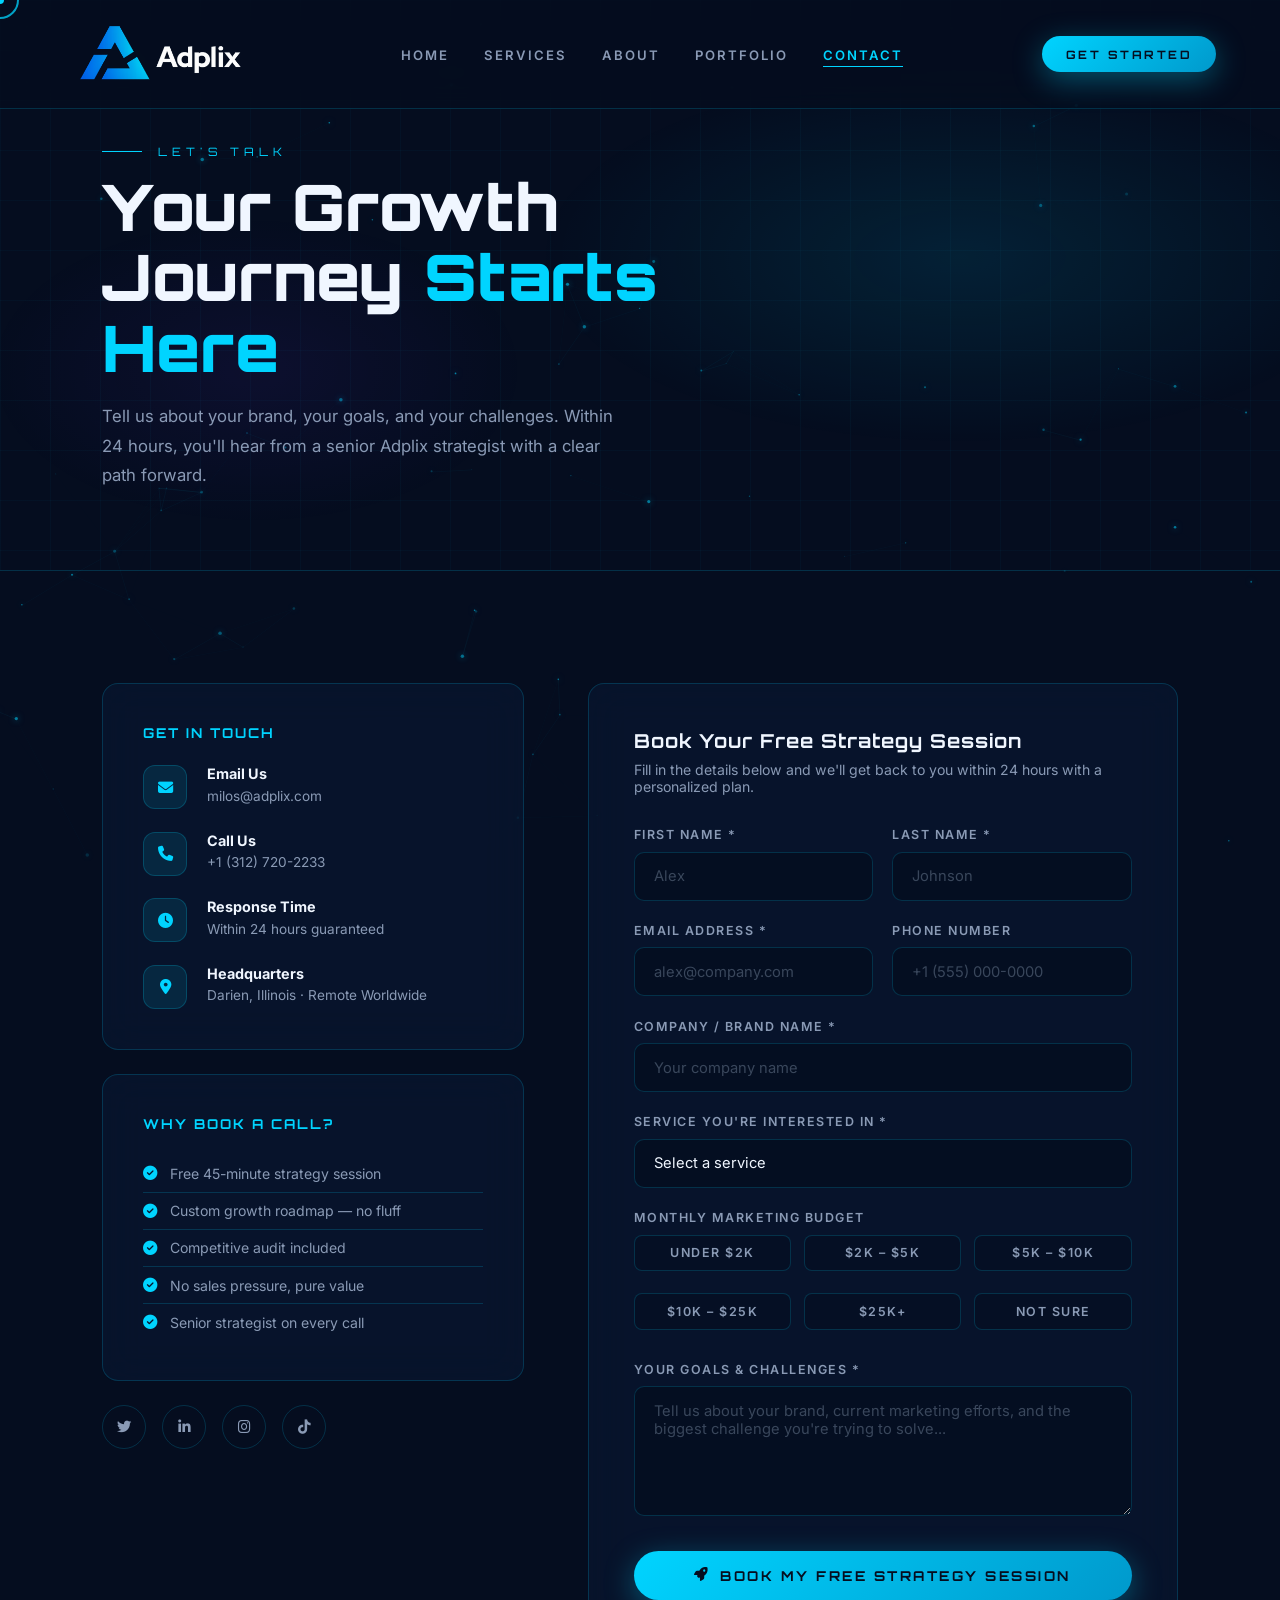
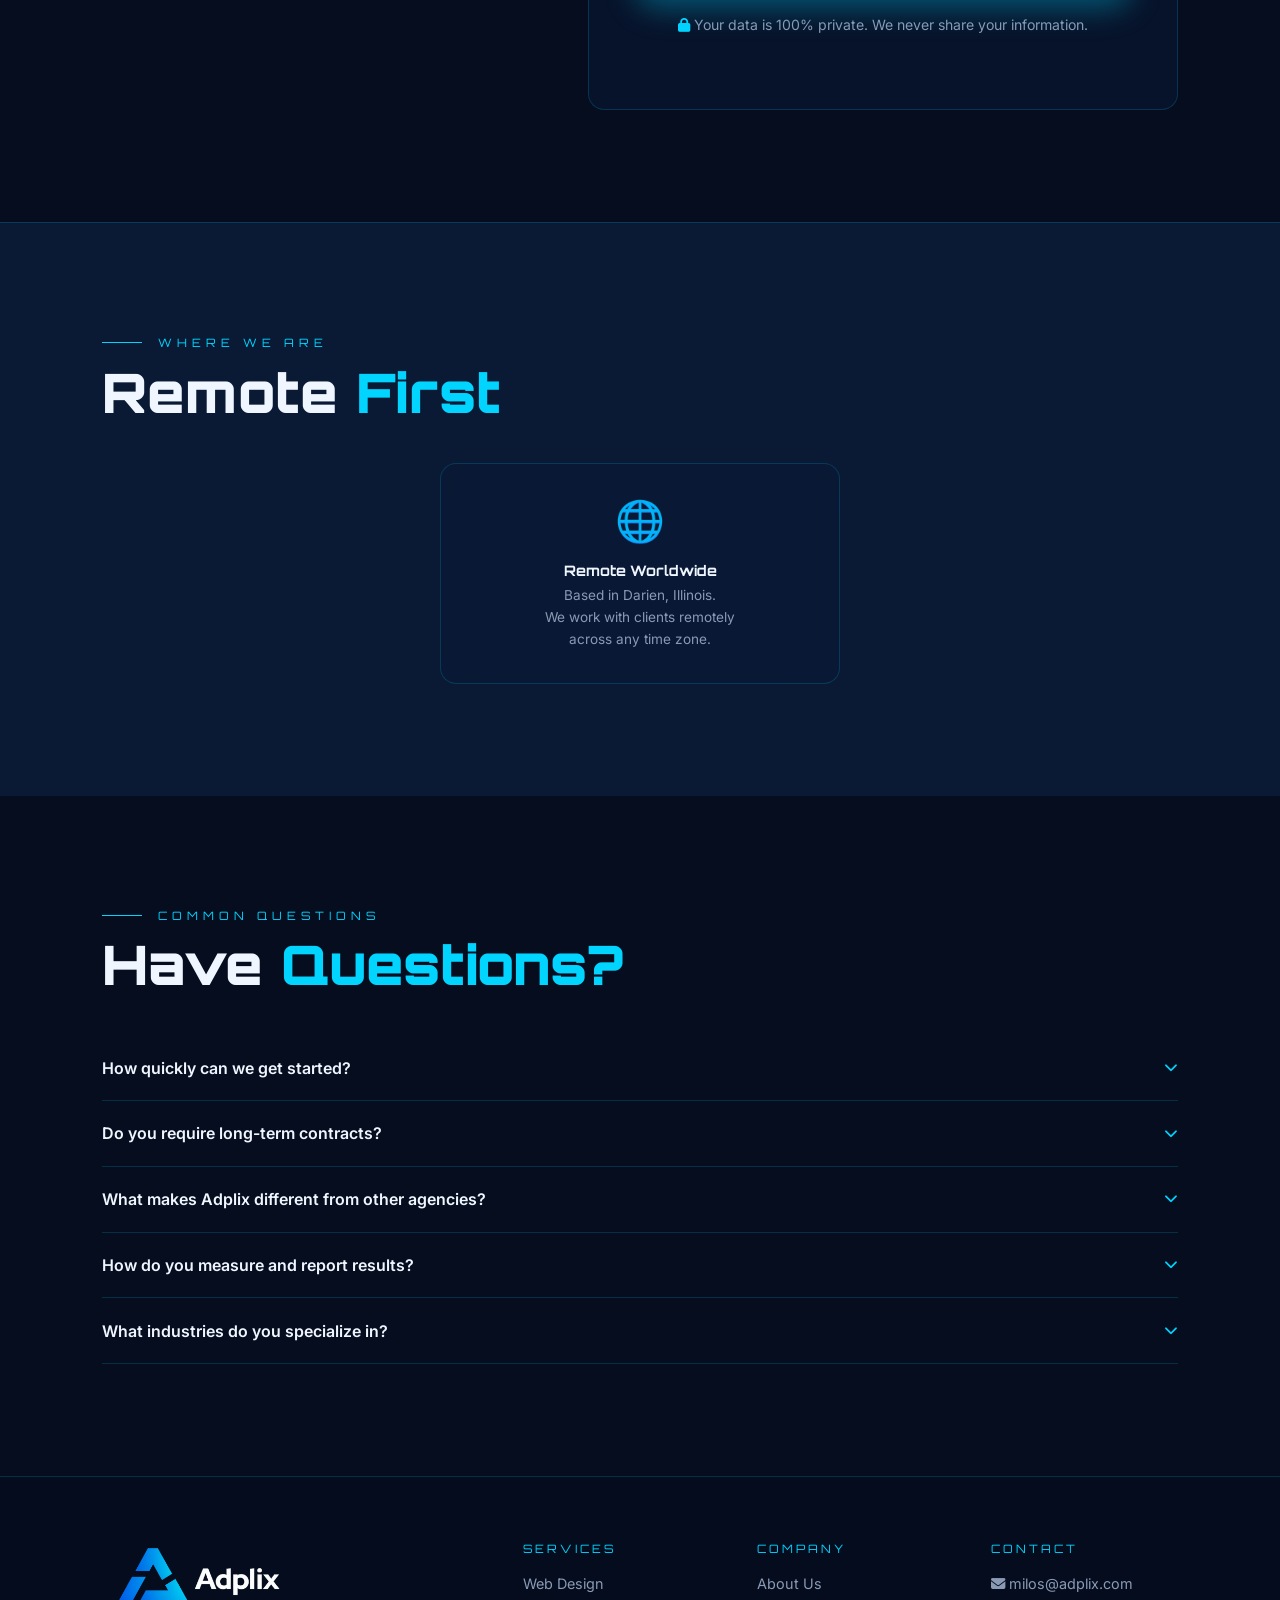
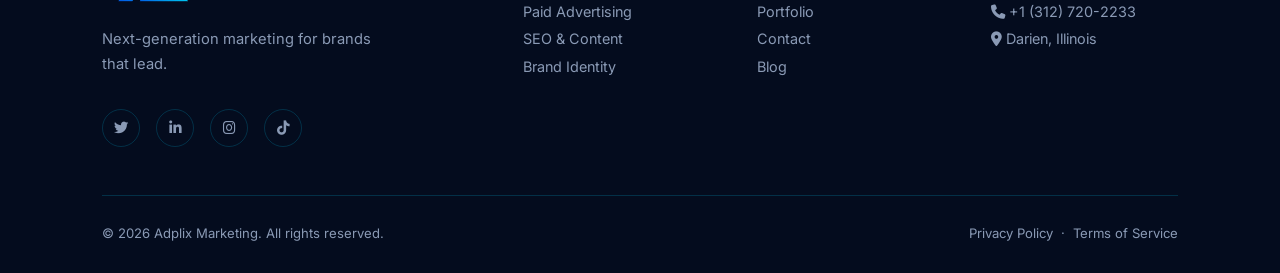
<file: contact.html>
<!DOCTYPE html>
<html lang="en">
<head>
  <meta charset="UTF-8" />
  <meta name="viewport" content="width=device-width, initial-scale=1.0" />
  <title>Contact – Adplix | Book a Free Marketing Strategy Session</title>

  <!-- SEO -->
  <meta name="description" content="Get in touch with Adplix. Book your free marketing strategy session and discover how we can scale your brand to new heights." />
  <meta name="keywords" content="contact Adplix, book a strategy call, marketing consultation, free strategy session, digital marketing agency contact" />
  <meta name="robots" content="index, follow" />
  <link rel="canonical" href="https://myadplix.com/contact.html" />
  <meta property="og:title" content="Contact Adplix – Book Your Free Strategy Session" />
  <meta property="og:description" content="Ready to scale? Book your free discovery call with Adplix today." />
  <meta property="og:url" content="https://myadplix.com/contact.html" />

  <link rel="preconnect" href="https://fonts.googleapis.com" />
  <link rel="preconnect" href="https://fonts.gstatic.com" crossorigin />
  <link href="https://fonts.googleapis.com/css2?family=Orbitron:wght@400;700;900&family=Inter:wght@300;400;500;600;700&display=swap" rel="stylesheet" />
  <link rel="stylesheet" href="https://cdnjs.cloudflare.com/ajax/libs/font-awesome/6.5.0/css/all.min.css" />
  <link rel="stylesheet" href="style.css" />

  <style>
    .page-hero {
      position: relative; padding: 9rem 8% 5rem;
      overflow: hidden; border-bottom: 1px solid var(--glass-border);
    }
    .page-hero-bg {
      position: absolute; inset: 0;
      background: radial-gradient(ellipse 55% 55% at 75% 45%, rgba(0,212,255,.1) 0%, transparent 60%),
                  radial-gradient(ellipse 35% 45% at 20% 65%, rgba(123,47,255,.07) 0%, transparent 60%);
    }
    .page-hero-grid {
      position: absolute; inset: 0;
      background-image: linear-gradient(rgba(0,212,255,.03) 1px, transparent 1px),
                        linear-gradient(90deg, rgba(0,212,255,.03) 1px, transparent 1px);
      background-size: 50px 50px;
    }
    .page-hero-content { position: relative; z-index: 1; max-width: 650px; }
    .page-hero-title {
      font-family: var(--font-head); font-size: clamp(2.2rem, 5vw, 4rem);
      font-weight: 900; color: var(--white); line-height: 1.1;
    }
    .page-hero-title span { color: var(--cyan); }
    .page-hero-sub { margin-top: 1.2rem; font-size: 1.05rem; color: var(--grey); line-height: 1.75; max-width: 520px; }

    /* ── Contact Layout ── */
    .contact-layout {
      display: grid; grid-template-columns: 1fr 1.4fr; gap: 4rem; align-items: start;
    }

    /* ── Info Panel ── */
    .contact-info-panel { position: sticky; top: 110px; }
    .info-card {
      padding: 2.5rem;
      margin-bottom: 1.5rem;
    }
    .info-card h3 {
      font-family: var(--font-head); font-size: .85rem;
      letter-spacing: 2px; text-transform: uppercase;
      color: var(--cyan); margin-bottom: 1.5rem;
    }
    .info-item {
      display: flex; gap: 1.2rem; margin-bottom: 1.4rem; align-items: flex-start;
    }
    .info-icon {
      width: 44px; height: 44px; flex-shrink: 0;
      background: rgba(0,212,255,.1);
      border: 1px solid rgba(0,212,255,.2);
      border-radius: 12px;
      display: flex; align-items: center; justify-content: center;
      font-size: .95rem; color: var(--cyan);
    }
    .info-text strong { display: block; font-size: .9rem; color: var(--white); margin-bottom: .15rem; }
    .info-text span { font-size: .85rem; color: var(--grey); }

    /* ── Why Us panel ── */
    .why-list { margin-top: 1rem; }
    .why-item {
      display: flex; align-items: center; gap: .8rem;
      padding: .6rem 0; border-bottom: 1px solid var(--glass-border);
      font-size: .88rem; color: var(--grey);
    }
    .why-item:last-child { border: none; }
    .why-item i { color: var(--cyan); font-size: .9rem; }

    /* ── Form ── */
    .contact-form-wrap { padding: 2.8rem; }
    .contact-form-wrap h3 {
      font-family: var(--font-head); font-size: 1.2rem; font-weight: 700;
      color: var(--white); margin-bottom: .5rem; letter-spacing: 1px;
    }
    .contact-form-wrap p { font-size: .88rem; color: var(--grey); margin-bottom: 2rem; }

    .form-row { display: grid; grid-template-columns: 1fr 1fr; gap: 1.2rem; }
    .form-group { margin-bottom: 1.4rem; }
    .form-group label {
      display: block; font-size: .78rem; font-weight: 600;
      letter-spacing: 1.5px; text-transform: uppercase;
      color: var(--grey); margin-bottom: .6rem;
    }
    .form-group input,
    .form-group select,
    .form-group textarea {
      width: 100%;
      background: rgba(5,13,31,.7);
      border: 1px solid var(--glass-border);
      border-radius: 10px; padding: .9rem 1.2rem;
      color: var(--white); font-family: var(--font-body);
      font-size: .92rem;
      transition: border-color 0.3s, box-shadow 0.3s;
      outline: none;
      appearance: none;
    }
    .form-group input::placeholder,
    .form-group textarea::placeholder { color: rgba(138,154,181,.4); }
    .form-group input:focus,
    .form-group select:focus,
    .form-group textarea:focus {
      border-color: var(--cyan);
      box-shadow: 0 0 0 3px rgba(0,212,255,.12);
    }
    .form-group select option { background: var(--navy-mid); color: var(--white); }
    .form-group textarea { min-height: 130px; resize: vertical; }

    /* Budget radio */
    .budget-grid { display: grid; grid-template-columns: repeat(3, 1fr); gap: .8rem; }
    .budget-option input { display: none; }
    .budget-label {
      display: block; text-align: center;
      padding: .6rem .8rem;
      background: rgba(5,13,31,.5);
      border: 1px solid var(--glass-border);
      border-radius: 8px; font-size: .8rem; color: var(--grey);
      cursor: none; transition: var(--transition);
    }
    .budget-option input:checked + .budget-label {
      border-color: var(--cyan); color: var(--cyan);
      background: rgba(0,212,255,.08);
    }
    .budget-label:hover { border-color: rgba(0,212,255,.4); color: var(--white); }

    /* Submit */
    .btn-submit {
      width: 100%; justify-content: center;
      font-size: .85rem; padding: 1rem 2rem;
      margin-top: .5rem;
    }
    .form-note {
      text-align: center; margin-top: 1rem;
      font-size: .78rem; color: var(--grey);
    }
    .form-note i { color: var(--cyan); }

    /* ── Success message ── */
    .form-success {
      display: none; text-align: center; padding: 3rem 2rem;
    }
    .form-success.show { display: block; }
    .success-icon {
      width: 80px; height: 80px; border-radius: 50%;
      background: rgba(0,212,255,.1); border: 2px solid var(--cyan);
      display: flex; align-items: center; justify-content: center;
      font-size: 2rem; color: var(--cyan);
      margin: 0 auto 1.5rem;
      animation: successPop 0.5s cubic-bezier(0.34, 1.56, 0.64, 1);
    }
    @keyframes successPop { from { transform: scale(0); } to { transform: scale(1); } }
    .form-success h3 { font-family: var(--font-head); color: var(--white); margin-bottom: .5rem; }
    .form-success p { color: var(--grey); font-size: .92rem; }

    /* ── Map / Office Visual ── */
    .office-section { background: var(--navy-mid); border-top: 1px solid var(--glass-border); }
    .office-grid { display: grid; grid-template-columns: repeat(3, 1fr); gap: 2rem; margin-top: 2.5rem; }
    .office-card { padding: 2rem; text-align: center; transition: all 0.3s; }
    .office-card:hover { transform: translateY(-5px); }
    .office-card .office-flag { font-size: 2.5rem; margin-bottom: 1rem; }
    .office-card h3 { font-family: var(--font-head); font-size: .9rem; color: var(--white); margin-bottom: .4rem; }
    .office-card p { font-size: .85rem; color: var(--grey); line-height: 1.6; }

    /* ── FAQ ── */
    .faq-list { margin-top: 2.5rem; }
    .faq-item {
      border-bottom: 1px solid var(--glass-border);
      overflow: hidden;
    }
    .faq-question {
      display: flex; justify-content: space-between; align-items: center;
      padding: 1.4rem 0; cursor: none;
      font-weight: 600; color: var(--white);
      transition: color 0.3s;
    }
    .faq-question:hover { color: var(--cyan); }
    .faq-question i { color: var(--cyan); transition: transform 0.3s; font-size: .85rem; }
    .faq-item.open .faq-question i { transform: rotate(180deg); }
    .faq-answer {
      max-height: 0; overflow: hidden;
      transition: max-height 0.4s ease, padding 0.3s;
      font-size: .9rem; color: var(--grey); line-height: 1.75;
    }
    .faq-item.open .faq-answer { max-height: 200px; padding-bottom: 1.4rem; }

    @media (max-width: 1000px) {
      .contact-layout { grid-template-columns: 1fr; }
      .contact-info-panel { position: static; }
      .office-grid { grid-template-columns: 1fr; }
    }
    @media (max-width: 640px) {
      .form-row { grid-template-columns: 1fr; }
      .budget-grid { grid-template-columns: repeat(2, 1fr); }
    }
  </style>
</head>
<body>

<div id="cursor-outer"></div>
<div id="cursor-inner"></div>
<canvas id="particles-canvas"></canvas>
<div id="page-transition" class="slide-in"></div>

<nav class="nav" role="navigation" aria-label="Main navigation">
  <a href="index.html" class="nav-logo"><img src="logo.png" alt="Adplix"></a>
  <ul class="nav-links">
    <li><a href="index.html">Home</a></li>
    <li><a href="services.html">Services</a></li>
    <li><a href="about.html">About</a></li>
    <li><a href="portfolio.html">Portfolio</a></li>
    <li><a href="contact.html" class="active">Contact</a></li>
  </ul>
  <a href="contact.html" class="btn btn-primary" style="font-size:.72rem;padding:.65rem 1.5rem;">Get Started</a>
  <button class="hamburger" aria-label="Toggle menu"><span></span><span></span><span></span></button>
</nav>
<div class="mobile-nav" role="dialog" aria-modal="true">
  <a href="index.html">Home</a><a href="services.html">Services</a>
  <a href="about.html">About</a><a href="portfolio.html">Portfolio</a>
  <a href="contact.html">Contact</a>
</div>

<!-- Page Hero -->
<header class="page-hero" role="banner">
  <div class="page-hero-bg" aria-hidden="true"></div>
  <div class="page-hero-grid" aria-hidden="true"></div>
  <div class="page-hero-content">
    <div class="section-label">Let's Talk</div>
    <h1 class="page-hero-title reveal">Your Growth<br/>Journey <span>Starts Here</span></h1>
    <p class="page-hero-sub reveal" data-delay="100">
      Tell us about your brand, your goals, and your challenges. Within 24 hours, you'll hear from a senior Adplix strategist with a clear path forward.
    </p>
  </div>
</header>

<!-- ── Contact Section ── -->
<section class="section" aria-labelledby="contact-form-heading">
  <div class="contact-layout">

    <!-- Left: Info -->
    <div class="contact-info-panel">
      <div class="glass info-card reveal-left">
        <h3>Get in Touch</h3>
        <div class="info-item">
          <div class="info-icon"><i class="fas fa-envelope"></i></div>
          <div class="info-text">
            <strong>Email Us</strong>
            <span>milos@adplix.com</span>
          </div>
        </div>
        <div class="info-item">
          <div class="info-icon"><i class="fas fa-phone"></i></div>
          <div class="info-text">
            <strong>Call Us</strong>
            <span>+1 (312) 720-2233</span>
          </div>
        </div>
        <div class="info-item">
          <div class="info-icon"><i class="fas fa-clock"></i></div>
          <div class="info-text">
            <strong>Response Time</strong>
            <span>Within 24 hours guaranteed</span>
          </div>
        </div>
        <div class="info-item" style="margin-bottom:0;">
          <div class="info-icon"><i class="fas fa-map-marker-alt"></i></div>
          <div class="info-text">
            <strong>Headquarters</strong>
            <span>Darien, Illinois · Remote Worldwide</span>
          </div>
        </div>
      </div>

      <div class="glass info-card reveal-left" data-delay="120">
        <h3>Why Book a Call?</h3>
        <div class="why-list">
          <div class="why-item"><i class="fas fa-check-circle"></i> Free 45-minute strategy session</div>
          <div class="why-item"><i class="fas fa-check-circle"></i> Custom growth roadmap — no fluff</div>
          <div class="why-item"><i class="fas fa-check-circle"></i> Competitive audit included</div>
          <div class="why-item"><i class="fas fa-check-circle"></i> No sales pressure, pure value</div>
          <div class="why-item"><i class="fas fa-check-circle"></i> Senior strategist on every call</div>
        </div>
      </div>

      <div class="social-icons reveal-left" data-delay="200" style="gap:1rem;margin-top:1rem;">
        <a href="#" aria-label="Twitter" style="width:44px;height:44px;"><i class="fab fa-twitter"></i></a>
        <a href="https://www.linkedin.com/in/milos-kasapovic-896889335/" aria-label="LinkedIn" style="width:44px;height:44px;"><i class="fab fa-linkedin-in"></i></a>
        <a href="https://www.instagram.com/ai_adplix/" aria-label="Instagram" style="width:44px;height:44px;"><i class="fab fa-instagram"></i></a>
        <a href="#" aria-label="TikTok" style="width:44px;height:44px;"><i class="fab fa-tiktok"></i></a>
      </div>
    </div>

    <!-- Right: Form -->
    <div class="glass contact-form-wrap reveal-right">
      <h3 id="contact-form-heading">Book Your Free Strategy Session</h3>
      <p>Fill in the details below and we'll get back to you within 24 hours with a personalized plan.</p>

      <form id="contact-form" action="https://formsubmit.co/kasapovicmilos@gmail.com" method="POST" novalidate aria-label="Contact form">
        <input type="hidden" name="_subject" value="New Strategy Session Request — Adplix">
        <input type="hidden" name="_captcha" value="true">
        <input type="hidden" name="_next" value="https://myadplix.com/contact.html?success=true">
        <input type="text" name="_honey" style="display:none">
        <div class="form-row">
          <div class="form-group">
            <label for="fname">First Name *</label>
            <input type="text" id="fname" name="fname" placeholder="Alex" required autocomplete="given-name" />
          </div>
          <div class="form-group">
            <label for="lname">Last Name *</label>
            <input type="text" id="lname" name="lname" placeholder="Johnson" required autocomplete="family-name" />
          </div>
        </div>

        <div class="form-row">
          <div class="form-group">
            <label for="email">Email Address *</label>
            <input type="email" id="email" name="email" placeholder="alex@company.com" required autocomplete="email" />
          </div>
          <div class="form-group">
            <label for="phone">Phone Number</label>
            <input type="tel" id="phone" name="phone" placeholder="+1 (555) 000-0000" autocomplete="tel" />
          </div>
        </div>

        <div class="form-group">
          <label for="company">Company / Brand Name *</label>
          <input type="text" id="company" name="company" placeholder="Your company name" required autocomplete="organization" />
        </div>

        <div class="form-group">
          <label for="service">Service You're Interested In *</label>
          <select id="service" name="service" required>
            <option value="" disabled selected>Select a service</option>
            <option value="web">Web Design & Development</option>
            <option value="paid">Paid Advertising</option>
            <option value="seo">SEO & Content</option>
            <option value="brand">Brand Identity</option>
            <option value="social">Social Media</option>
            <option value="strategy">Digital Strategy & Consulting</option>
            <option value="full">Full-Service Package</option>
            <option value="other">Not Sure Yet</option>
          </select>
        </div>

        <div class="form-group">
          <label>Monthly Marketing Budget</label>
          <div class="budget-grid" role="group" aria-label="Select your budget range">
            <div class="budget-option">
              <input type="radio" name="budget" id="b1" value="under-2k" />
              <label class="budget-label" for="b1">Under $2K</label>
            </div>
            <div class="budget-option">
              <input type="radio" name="budget" id="b2" value="2k-5k" />
              <label class="budget-label" for="b2">$2K – $5K</label>
            </div>
            <div class="budget-option">
              <input type="radio" name="budget" id="b3" value="5k-10k" />
              <label class="budget-label" for="b3">$5K – $10K</label>
            </div>
            <div class="budget-option">
              <input type="radio" name="budget" id="b4" value="10k-25k" />
              <label class="budget-label" for="b4">$10K – $25K</label>
            </div>
            <div class="budget-option">
              <input type="radio" name="budget" id="b5" value="25k-plus" />
              <label class="budget-label" for="b5">$25K+</label>
            </div>
            <div class="budget-option">
              <input type="radio" name="budget" id="b6" value="unsure" />
              <label class="budget-label" for="b6">Not Sure</label>
            </div>
          </div>
        </div>

        <div class="form-group">
          <label for="goals">Your Goals & Challenges *</label>
          <textarea id="goals" name="goals" placeholder="Tell us about your brand, current marketing efforts, and the biggest challenge you're trying to solve..." required></textarea>
        </div>

        <button type="submit" class="btn btn-primary btn-submit">
          <i class="fas fa-rocket"></i> Book My Free Strategy Session
        </button>
        <p class="form-note"><i class="fas fa-lock"></i> Your data is 100% private. We never share your information.</p>
      </form>

      <div class="form-success" id="form-success" aria-live="polite">
        <div class="success-icon"><i class="fas fa-check"></i></div>
        <h3>You're All Set!</h3>
        <p>Thanks for reaching out. A senior Adplix strategist will contact you within 24 hours to schedule your free strategy session.</p>
        <a href="index.html" class="btn btn-outline mt-2"><i class="fas fa-home"></i> Back to Home</a>
      </div>
    </div>

  </div>
</section>

<!-- ── Location ── -->
<section class="section office-section" aria-labelledby="offices-heading">
  <div class="section-label">Where We Are</div>
  <h2 class="section-title reveal" id="offices-heading">Remote <span>First</span></h2>
  <div class="office-grid" style="grid-template-columns:1fr;max-width:400px;margin:2.5rem auto 0;">
    <div class="glass office-card tilt reveal" data-delay="0">
      <div class="office-flag" aria-hidden="true">🌐</div>
      <h3>Remote Worldwide</h3>
      <p>Based in Darien, Illinois.<br/>We work with clients remotely<br/>across any time zone.</p>
    </div>
  </div>
</section>

<!-- ── FAQ ── -->
<section class="section" aria-labelledby="faq-heading">
  <div class="section-label">Common Questions</div>
  <h2 class="section-title reveal" id="faq-heading">Have <span>Questions?</span></h2>

  <div class="faq-list mt-2 reveal" data-delay="100">
    <div class="faq-item">
      <div class="faq-question" role="button" tabindex="0" aria-expanded="false">
        How quickly can we get started? <i class="fas fa-chevron-down"></i>
      </div>
      <div class="faq-answer">After our initial strategy call, most clients are onboarded and campaigns are live within 7–14 business days. We move fast because every day without great marketing is opportunity lost.</div>
    </div>
    <div class="faq-item">
      <div class="faq-question" role="button" tabindex="0" aria-expanded="false">
        Do you require long-term contracts? <i class="fas fa-chevron-down"></i>
      </div>
      <div class="faq-answer">We start with a 1-month minimum engagement, then continue month-to-month. We believe in earning your business every single month.</div>
    </div>
    <div class="faq-item">
      <div class="faq-question" role="button" tabindex="0" aria-expanded="false">
        What makes Adplix different from other agencies? <i class="fas fa-chevron-down"></i>
      </div>
      <div class="faq-answer">Three things: radical transparency (you see everything we do and why), senior talent on every account (no juniors managing your budget), and a results-first model where we're genuinely invested in your growth metrics — not just deliverables.</div>
    </div>
    <div class="faq-item">
      <div class="faq-question" role="button" tabindex="0" aria-expanded="false">
        How do you measure and report results? <i class="fas fa-chevron-down"></i>
      </div>
      <div class="faq-answer">You get a real-time performance dashboard, weekly progress updates, and a comprehensive monthly strategy review. We track revenue-first metrics — ROAS, CAC, LTV, and pipeline growth — not vanity metrics like impressions.</div>
    </div>
    <div class="faq-item">
      <div class="faq-question" role="button" tabindex="0" aria-expanded="false">
        What industries do you specialize in? <i class="fas fa-chevron-down"></i>
      </div>
      <div class="faq-answer">We specialize in professional services. Our frameworks are built to help service-based businesses grow their client base, build authority, and generate consistent leads.</div>
    </div>
  </div>
</section>

<footer role="contentinfo">
  <div class="footer-grid">
    <div>
      <div class="footer-brand-name"><img src="logo.png" alt="Adplix"></div>
      <p class="footer-desc">Next-generation marketing for brands that lead.</p>
      <div class="social-icons mt-2">
        <a href="#" aria-label="Twitter"><i class="fab fa-twitter"></i></a>
        <a href="https://www.linkedin.com/in/milos-kasapovic-896889335/" aria-label="LinkedIn"><i class="fab fa-linkedin-in"></i></a>
        <a href="https://www.instagram.com/ai_adplix/" aria-label="Instagram"><i class="fab fa-instagram"></i></a>
        <a href="#" aria-label="TikTok"><i class="fab fa-tiktok"></i></a>
      </div>
    </div>
    <div class="footer-col">
      <div class="footer-col-title">Services</div>
      <a href="services.html">Web Design</a>
      <a href="services.html">Paid Advertising</a>
      <a href="services.html">SEO & Content</a>
      <a href="services.html">Brand Identity</a>
    </div>
    <div class="footer-col">
      <div class="footer-col-title">Company</div>
      <a href="about.html">About Us</a>
      <a href="portfolio.html">Portfolio</a>
      <a href="contact.html">Contact</a>
      <a href="#">Blog</a>
    </div>
    <div class="footer-col">
      <div class="footer-col-title">Contact</div>
      <a href="mailto:milos@adplix.com"><i class="fas fa-envelope"></i> milos@adplix.com</a>
      <a href="tel:+13127202233"><i class="fas fa-phone"></i> +1 (312) 720-2233</a>
      <a href="#"><i class="fas fa-map-marker-alt"></i> Darien, Illinois</a>
    </div>
  </div>
  <div class="footer-bottom">
    <span>© 2026 Adplix Marketing. All rights reserved.</span>
    <span><a href="#" style="color:var(--grey)">Privacy Policy</a> &nbsp;·&nbsp; <a href="#" style="color:var(--grey)">Terms of Service</a></span>
  </div>
</footer>

<script src="main.js" defer></script>
<script>
  // Form validation before FormSubmit sends
  document.getElementById('contact-form').addEventListener('submit', function(e) {
    const required = this.querySelectorAll('[required]');
    let valid = true;
    required.forEach(el => {
      el.style.borderColor = '';
      if (!el.value.trim()) { el.style.borderColor = '#ff4466'; valid = false; }
    });
    if (!valid) e.preventDefault();
  });

  // Show success message if redirected back after submission
  if (new URLSearchParams(window.location.search).get('success') === 'true') {
    const form = document.getElementById('contact-form');
    const success = document.getElementById('form-success');
    form.style.display = 'none';
    success.classList.add('show');
  }

  // FAQ accordion
  document.querySelectorAll('.faq-question').forEach(q => {
    q.addEventListener('click', () => {
      const item = q.parentElement;
      const wasOpen = item.classList.contains('open');
      document.querySelectorAll('.faq-item').forEach(i => {
        i.classList.remove('open');
        i.querySelector('.faq-question').setAttribute('aria-expanded', 'false');
      });
      if (!wasOpen) {
        item.classList.add('open');
        q.setAttribute('aria-expanded', 'true');
      }
    });
    q.addEventListener('keydown', e => { if (e.key === 'Enter' || e.key === ' ') { e.preventDefault(); q.click(); } });
  });
</script>
</body>
</html>
</file>
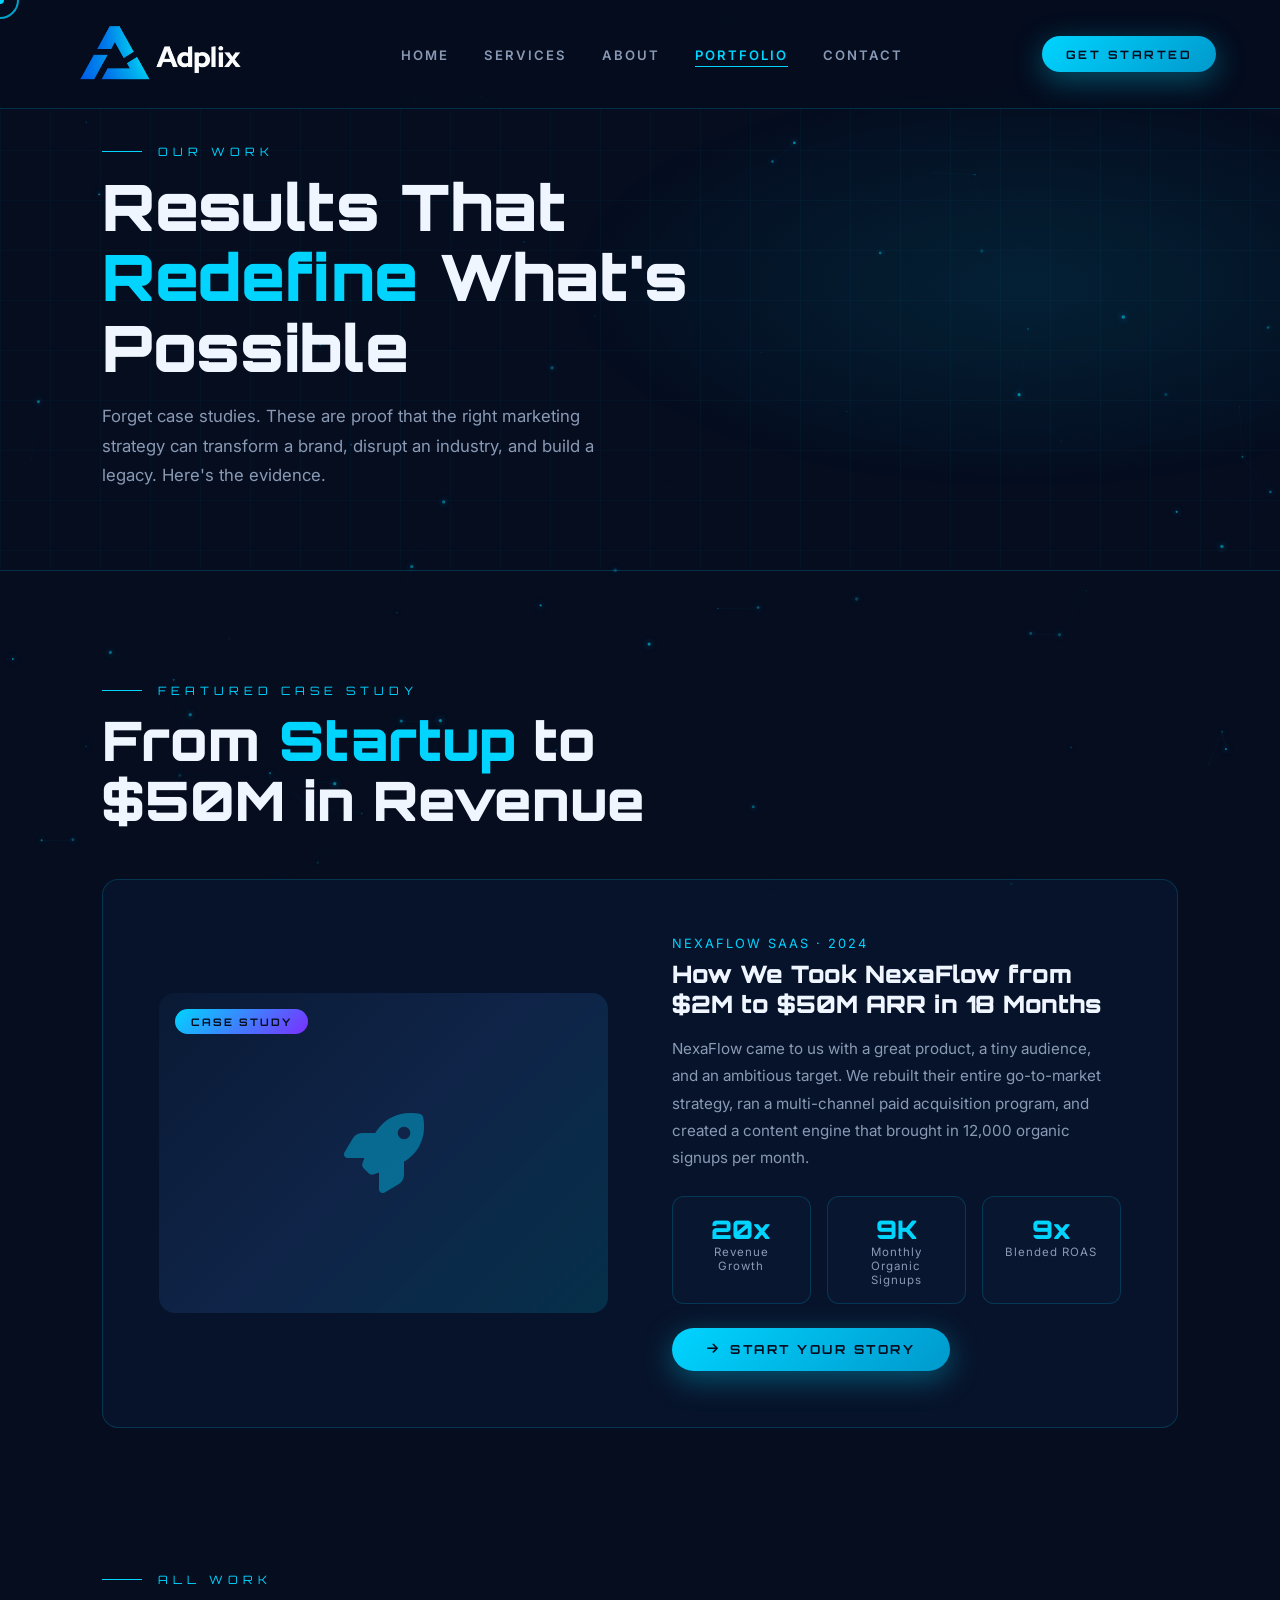
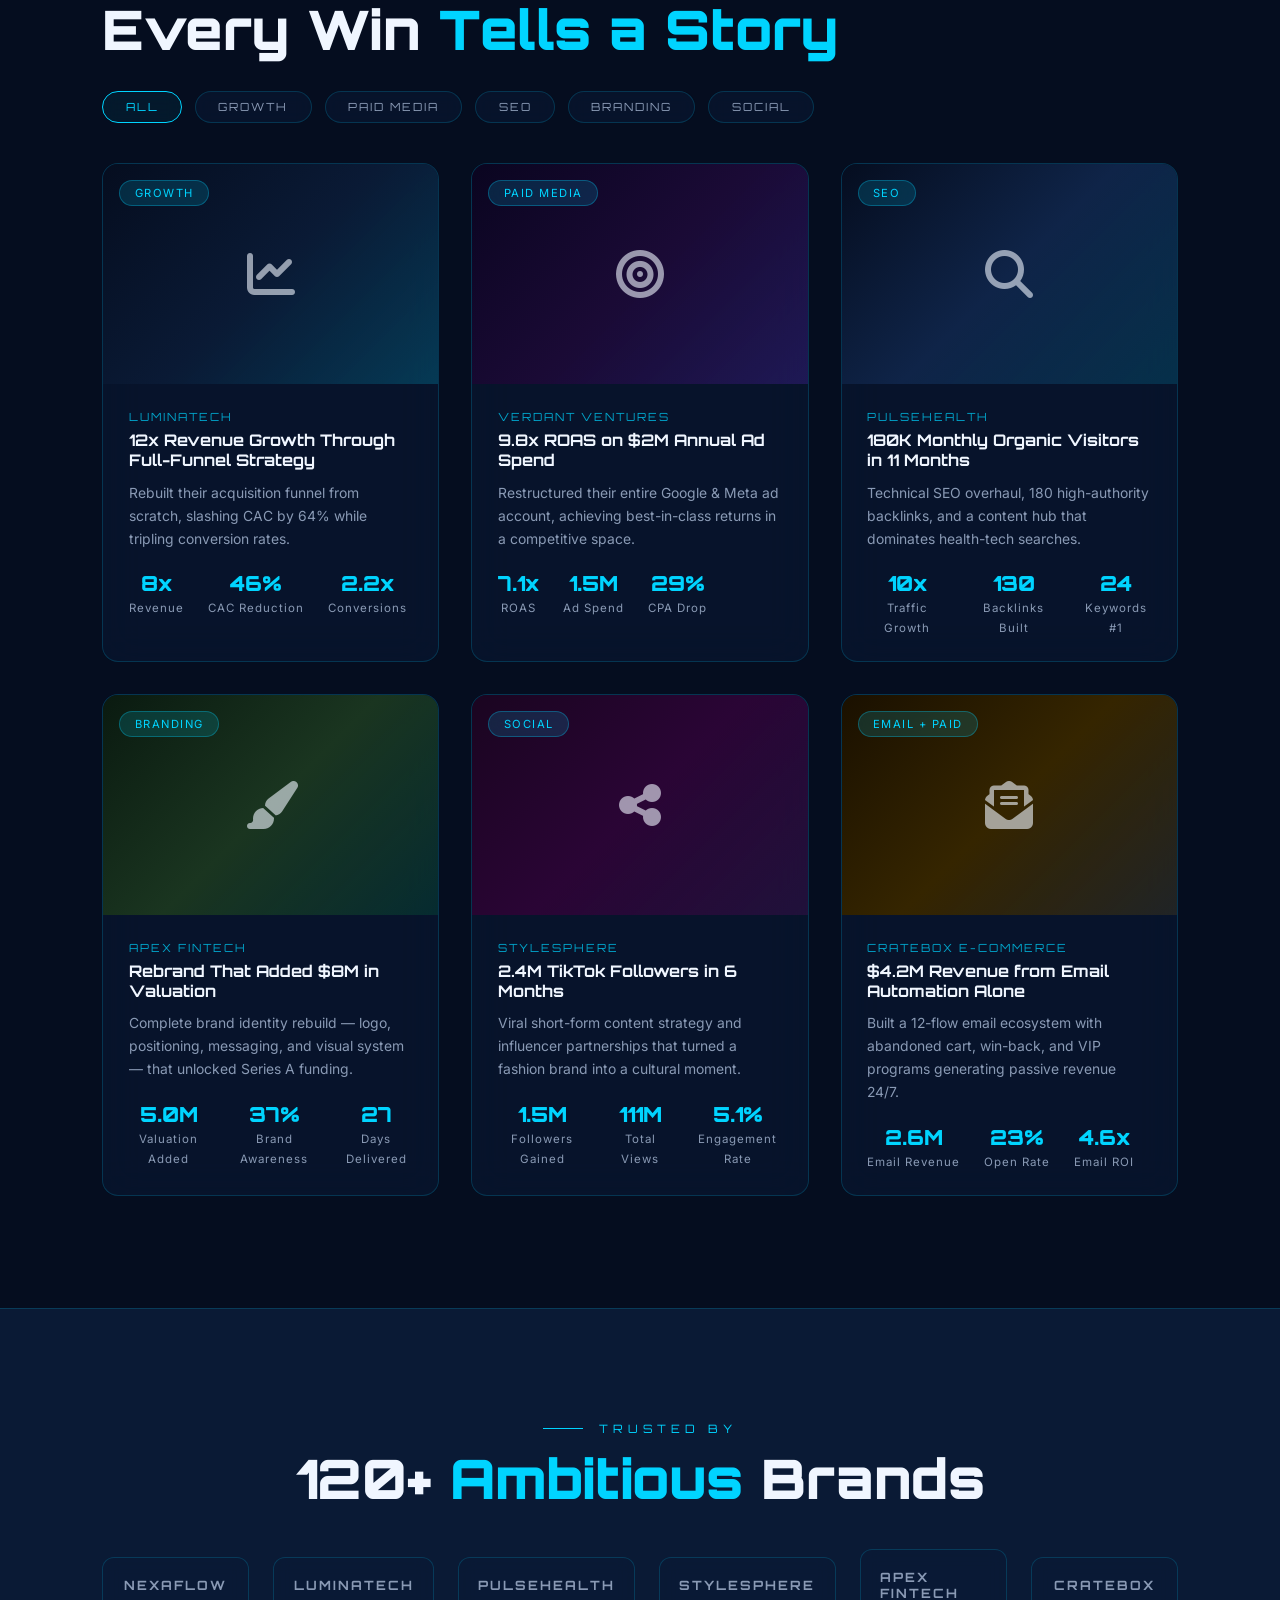
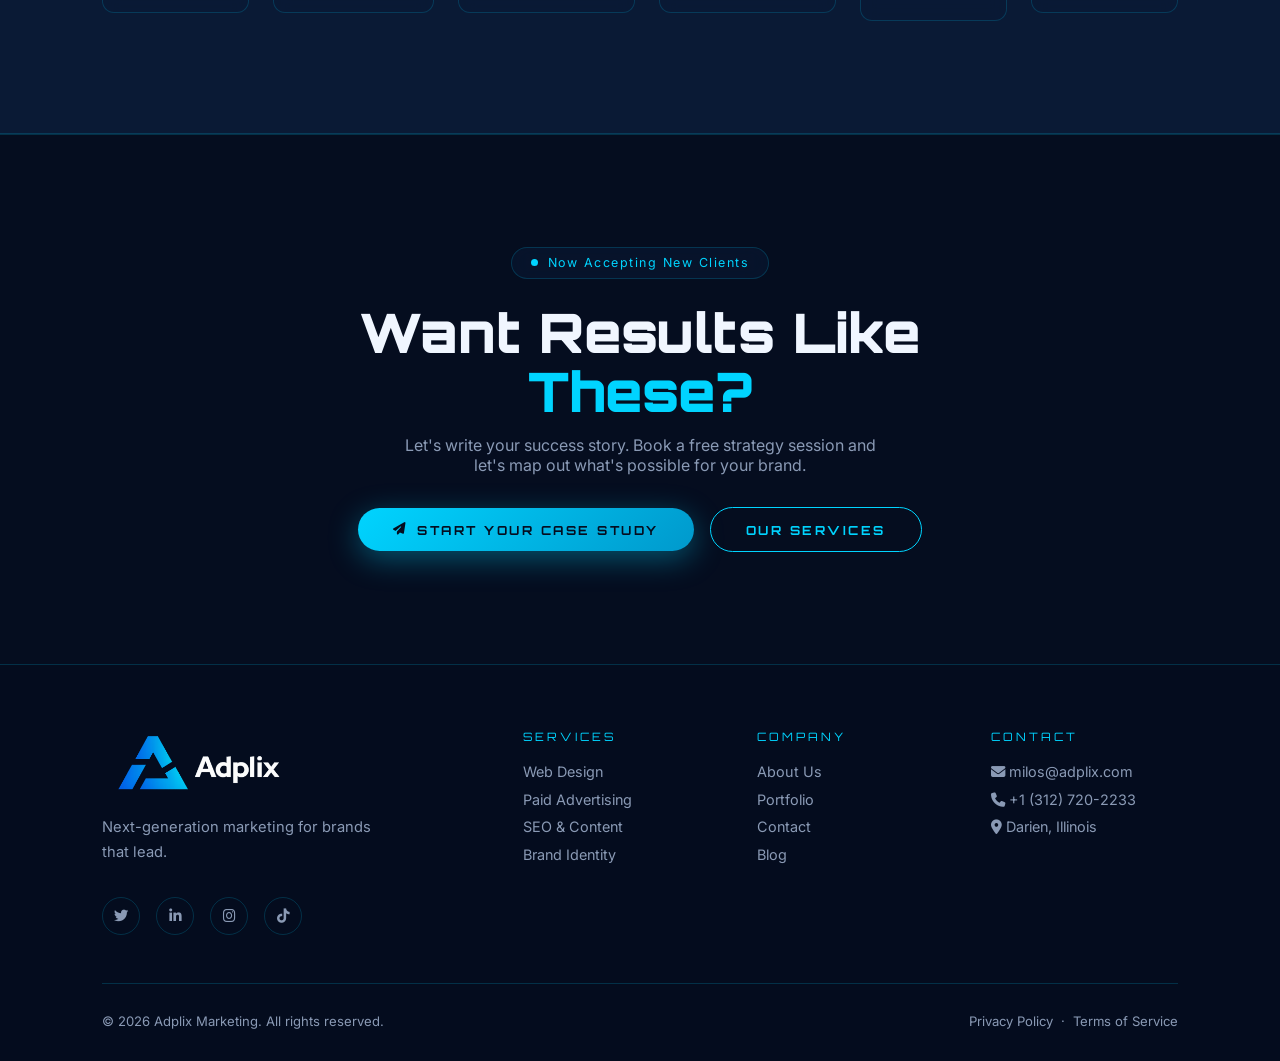
<file: portfolio.html>
<!DOCTYPE html>
<html lang="en">
<head>
  <meta charset="UTF-8" />
  <meta name="viewport" content="width=device-width, initial-scale=1.0" />
  <title>Portfolio – Adplix | Case Studies & Marketing Campaign Results</title>

  <!-- SEO -->
  <meta name="description" content="Browse Adplix's portfolio of successful marketing campaigns, brand transformations, and measurable growth stories across industries." />
  <meta name="keywords" content="marketing portfolio, case studies, campaign results, brand growth, digital marketing results, Adplix portfolio" />
  <meta name="robots" content="index, follow" />
  <link rel="canonical" href="https://myadplix.com/portfolio.html" />
  <meta property="og:title" content="Portfolio – Adplix Marketing Case Studies" />
  <meta property="og:description" content="Real results. Real brands. See how Adplix drives transformative growth." />
  <meta property="og:url" content="https://myadplix.com/portfolio.html" />

  <link rel="preconnect" href="https://fonts.googleapis.com" />
  <link rel="preconnect" href="https://fonts.gstatic.com" crossorigin />
  <link href="https://fonts.googleapis.com/css2?family=Orbitron:wght@400;700;900&family=Inter:wght@300;400;500;600;700&display=swap" rel="stylesheet" />
  <link rel="stylesheet" href="https://cdnjs.cloudflare.com/ajax/libs/font-awesome/6.5.0/css/all.min.css" />
  <link rel="stylesheet" href="style.css" />

  <style>
    .page-hero {
      position: relative; padding: 9rem 8% 5rem;
      overflow: hidden; border-bottom: 1px solid var(--glass-border);
    }
    .page-hero-bg {
      position: absolute; inset: 0;
      background: radial-gradient(ellipse 60% 60% at 80% 50%, rgba(0,212,255,.1) 0%, transparent 60%);
    }
    .page-hero-grid {
      position: absolute; inset: 0;
      background-image: linear-gradient(rgba(0,212,255,.03) 1px, transparent 1px),
                        linear-gradient(90deg, rgba(0,212,255,.03) 1px, transparent 1px);
      background-size: 50px 50px;
    }
    .page-hero-content { position: relative; z-index: 1; max-width: 700px; }
    .page-hero-title {
      font-family: var(--font-head); font-size: clamp(2.2rem, 5vw, 4rem);
      font-weight: 900; color: var(--white); line-height: 1.1;
    }
    .page-hero-title span { color: var(--cyan); }
    .page-hero-sub { margin-top: 1.2rem; font-size: 1.05rem; color: var(--grey); line-height: 1.75; max-width: 540px; }

    /* ── Filter Tabs ── */
    .filter-bar {
      display: flex; flex-wrap: wrap; gap: .8rem; margin-bottom: 2.5rem;
    }
    .filter-btn {
      padding: .5rem 1.4rem;
      background: var(--glass-bg);
      border: 1px solid var(--glass-border);
      border-radius: 50px;
      font-family: var(--font-head); font-size: .7rem;
      letter-spacing: 2px; text-transform: uppercase;
      color: var(--grey); cursor: none;
      transition: var(--transition);
      backdrop-filter: blur(8px);
    }
    .filter-btn:hover, .filter-btn.active {
      border-color: var(--cyan); color: var(--cyan);
      background: rgba(0,212,255,.06);
    }

    /* ── Case Study Cards ── */
    .portfolio-grid {
      display: grid;
      grid-template-columns: repeat(3, 1fr);
      gap: 2rem;
    }
    .portfolio-card {
      overflow: hidden; position: relative;
      transition: all 0.4s ease;
    }
    .portfolio-card:hover { transform: translateY(-10px); box-shadow: 0 30px 70px rgba(0,0,0,.55); }

    .portfolio-thumb {
      height: 220px;
      position: relative; overflow: hidden;
      display: flex; align-items: center; justify-content: center;
    }
    .portfolio-thumb-bg {
      position: absolute; inset: 0;
      transition: transform 0.5s ease;
    }
    .portfolio-card:hover .portfolio-thumb-bg { transform: scale(1.08); }
    .thumb-icon {
      position: relative; z-index: 1;
      font-size: 3rem; color: var(--white);
      opacity: 0.6;
    }
    .portfolio-overlay {
      position: absolute; inset: 0;
      background: rgba(5,13,31,.75);
      display: flex; align-items: center; justify-content: center;
      opacity: 0; transition: opacity 0.35s;
    }
    .portfolio-card:hover .portfolio-overlay { opacity: 1; }
    .view-case {
      display: flex; align-items: center; gap: .5rem;
      font-family: var(--font-head); font-size: .75rem;
      letter-spacing: 2px; text-transform: uppercase;
      color: var(--cyan); border: 1px solid var(--cyan);
      padding: .6rem 1.4rem; border-radius: 50px;
      transition: var(--transition);
    }
    .view-case:hover { background: rgba(0,212,255,.1); }

    .portfolio-tag {
      position: absolute; top: 1rem; left: 1rem;
      background: rgba(0,212,255,.15);
      border: 1px solid rgba(0,212,255,.3);
      border-radius: 50px;
      padding: .3rem .9rem;
      font-size: .7rem; letter-spacing: 1.5px;
      text-transform: uppercase; color: var(--cyan);
      backdrop-filter: blur(8px);
    }

    .portfolio-body { padding: 1.6rem; }
    .portfolio-client {
      font-family: var(--font-head); font-size: .7rem;
      letter-spacing: 2px; text-transform: uppercase;
      color: var(--cyan); margin-bottom: .4rem; opacity: .75;
    }
    .portfolio-body h3 {
      font-family: var(--font-head); font-size: 1rem;
      font-weight: 700; color: var(--white); margin-bottom: .7rem;
    }
    .portfolio-body p { font-size: .87rem; color: var(--grey); line-height: 1.65; margin-bottom: 1.2rem; }
    .portfolio-metrics { display: flex; gap: 1.5rem; }
    .metric { text-align: center; }
    .metric-value {
      font-family: var(--font-head); font-size: 1.3rem; font-weight: 900;
      color: var(--cyan); display: block;
    }
    .metric-label { font-size: .72rem; color: var(--grey); letter-spacing: 1px; }

    /* ── Featured Case Study ── */
    .featured-case {
      display: grid; grid-template-columns: 1fr 1fr; gap: 4rem; align-items: center;
      padding: 3.5rem;
    }
    .featured-thumb {
      height: 320px; border-radius: 16px; overflow: hidden; position: relative;
      display: flex; align-items: center; justify-content: center;
    }
    .featured-thumb-bg {
      position: absolute; inset: 0;
      background: linear-gradient(135deg, #0a1a35 0%, #0f2448 50%, rgba(0,212,255,.15) 100%);
    }
    .featured-thumb-icon {
      position: relative; z-index: 1;
      font-size: 5rem; color: var(--cyan); opacity: .4;
    }
    .featured-badge {
      position: absolute; top: 1rem; left: 1rem;
      background: linear-gradient(135deg, var(--cyan), #7b2fff);
      color: var(--navy);
      font-family: var(--font-head); font-size: .65rem;
      font-weight: 700; letter-spacing: 2px; text-transform: uppercase;
      padding: .35rem 1rem; border-radius: 50px;
    }
    .featured-content h3 {
      font-family: var(--font-head); font-size: 1.5rem;
      font-weight: 900; color: var(--white); margin-bottom: 1rem;
    }
    .featured-content p { font-size: .95rem; color: var(--grey); line-height: 1.8; margin-bottom: 1.5rem; }
    .featured-metrics {
      display: grid; grid-template-columns: repeat(3, 1fr); gap: 1rem; margin-bottom: 1.5rem;
    }
    .featured-metric {
      background: var(--glass-bg);
      border: 1px solid var(--glass-border);
      border-radius: 12px; padding: 1rem; text-align: center;
    }
    .featured-metric .metric-value { font-size: 1.6rem; }

    /* ── Logos ── */
    .logos-wrap {
      background: var(--navy-mid);
      border-top: 1px solid var(--glass-border);
      border-bottom: 1px solid var(--glass-border);
    }
    .logos-grid {
      display: grid; grid-template-columns: repeat(6, 1fr); gap: 1.5rem; align-items: center;
    }
    .logo-item {
      display: flex; align-items: center; justify-content: center;
      padding: 1.2rem;
      background: var(--glass-bg); border: 1px solid var(--glass-border);
      border-radius: 12px; backdrop-filter: blur(8px);
      transition: var(--transition);
    }
    .logo-item:hover { border-color: var(--cyan); }
    .logo-item span {
      font-family: var(--font-head); font-size: .8rem; font-weight: 700;
      letter-spacing: 2px; color: var(--grey); text-transform: uppercase;
    }

    @media (max-width: 1100px) {
      .portfolio-grid { grid-template-columns: repeat(2, 1fr); }
      .logos-grid { grid-template-columns: repeat(3, 1fr); }
    }
    @media (max-width: 860px) {
      .portfolio-grid { grid-template-columns: 1fr; }
      .featured-case { grid-template-columns: 1fr; gap: 2rem; }
      .featured-metrics { grid-template-columns: 1fr 1fr 1fr; }
      .logos-grid { grid-template-columns: repeat(2, 1fr); }
    }
    @media (max-width: 520px) {
      .featured-metrics { grid-template-columns: 1fr; }
      .logos-grid { grid-template-columns: 1fr 1fr; }
    }
  </style>
</head>
<body>

<div id="cursor-outer"></div>
<div id="cursor-inner"></div>
<canvas id="particles-canvas"></canvas>
<div id="page-transition" class="slide-in"></div>

<nav class="nav" role="navigation" aria-label="Main navigation">
  <a href="index.html" class="nav-logo"><img src="logo.png" alt="Adplix"></a>
  <ul class="nav-links">
    <li><a href="index.html">Home</a></li>
    <li><a href="services.html">Services</a></li>
    <li><a href="about.html">About</a></li>
    <li><a href="portfolio.html" class="active">Portfolio</a></li>
    <li><a href="contact.html">Contact</a></li>
  </ul>
  <a href="contact.html" class="btn btn-primary" style="font-size:.72rem;padding:.65rem 1.5rem;">Get Started</a>
  <button class="hamburger" aria-label="Toggle menu"><span></span><span></span><span></span></button>
</nav>
<div class="mobile-nav" role="dialog" aria-modal="true">
  <a href="index.html">Home</a><a href="services.html">Services</a>
  <a href="about.html">About</a><a href="portfolio.html">Portfolio</a>
  <a href="contact.html">Contact</a>
</div>

<!-- Page Hero -->
<header class="page-hero" role="banner">
  <div class="page-hero-bg" aria-hidden="true"></div>
  <div class="page-hero-grid" aria-hidden="true"></div>
  <div class="page-hero-content">
    <div class="section-label">Our Work</div>
    <h1 class="page-hero-title reveal">Results That<br/><span>Redefine</span> What's Possible</h1>
    <p class="page-hero-sub reveal" data-delay="100">
      Forget case studies. These are proof that the right marketing strategy can transform a brand, disrupt an industry, and build a legacy. Here's the evidence.
    </p>
  </div>
</header>

<!-- ── Featured Case Study ── -->
<section class="section" aria-labelledby="featured-case-heading">
  <div class="section-label">Featured Case Study</div>
  <h2 class="section-title reveal" id="featured-case-heading">From <span>Startup</span> to<br/>$50M in Revenue</h2>

  <div class="glass featured-case mt-3 reveal">
    <div class="featured-thumb">
      <div class="featured-thumb-bg"></div>
      <i class="fas fa-rocket featured-thumb-icon" aria-hidden="true"></i>
      <div class="featured-badge">Case Study</div>
    </div>
    <div class="featured-content">
      <div style="font-size:.8rem;letter-spacing:2px;color:var(--cyan);text-transform:uppercase;margin-bottom:.5rem;">NexaFlow SaaS · 2024</div>
      <h3>How We Took NexaFlow from $2M to $50M ARR in 18 Months</h3>
      <p>NexaFlow came to us with a great product, a tiny audience, and an ambitious target. We rebuilt their entire go-to-market strategy, ran a multi-channel paid acquisition program, and created a content engine that brought in 12,000 organic signups per month.</p>
      <div class="featured-metrics">
        <div class="featured-metric">
          <span class="metric-value text-cyan" data-count="25" data-suffix="x">0</span>
          <div class="metric-label">Revenue Growth</div>
        </div>
        <div class="featured-metric">
          <span class="metric-value text-cyan" data-count="12" data-suffix="K">0</span>
          <div class="metric-label">Monthly Organic Signups</div>
        </div>
        <div class="featured-metric">
          <span class="metric-value text-cyan" data-count="11.2" data-suffix="x">0</span>
          <div class="metric-label">Blended ROAS</div>
        </div>
      </div>
      <a href="contact.html" class="btn btn-primary"><i class="fas fa-arrow-right"></i> Start Your Story</a>
    </div>
  </div>
</section>

<!-- ── Filter + Grid ── -->
<section class="section" style="padding-top:2rem;" aria-labelledby="portfolio-grid-heading">
  <div class="section-label">All Work</div>
  <h2 class="section-title reveal" id="portfolio-grid-heading">Every Win <span>Tells a Story</span></h2>

  <div class="filter-bar mt-2 reveal" data-delay="100" role="group" aria-label="Filter by category">
    <button class="filter-btn active" data-filter="all">All</button>
    <button class="filter-btn" data-filter="growth">Growth</button>
    <button class="filter-btn" data-filter="paid">Paid Media</button>
    <button class="filter-btn" data-filter="seo">SEO</button>
    <button class="filter-btn" data-filter="brand">Branding</button>
    <button class="filter-btn" data-filter="social">Social</button>
  </div>

  <div class="portfolio-grid">

    <article class="glass portfolio-card tilt" data-category="growth">
      <div class="portfolio-thumb">
        <div class="portfolio-thumb-bg" style="background:linear-gradient(135deg,#050d1f,#0a1a35,rgba(0,212,255,.2));"></div>
        <i class="fas fa-chart-line thumb-icon" aria-hidden="true"></i>
        <div class="portfolio-overlay">
          <a href="contact.html" class="view-case"><i class="fas fa-eye"></i> View Case</a>
        </div>
        <span class="portfolio-tag">Growth</span>
      </div>
      <div class="portfolio-body">
        <div class="portfolio-client">LuminaTech</div>
        <h3>12x Revenue Growth Through Full-Funnel Strategy</h3>
        <p>Rebuilt their acquisition funnel from scratch, slashing CAC by 64% while tripling conversion rates.</p>
        <div class="portfolio-metrics">
          <div class="metric"><span class="metric-value" data-count="12" data-suffix="x">0</span><span class="metric-label">Revenue</span></div>
          <div class="metric"><span class="metric-value" data-count="64" data-suffix="%">0</span><span class="metric-label">CAC Reduction</span></div>
          <div class="metric"><span class="metric-value" data-count="3" data-suffix="x">0</span><span class="metric-label">Conversions</span></div>
        </div>
      </div>
    </article>

    <article class="glass portfolio-card tilt" data-category="paid">
      <div class="portfolio-thumb">
        <div class="portfolio-thumb-bg" style="background:linear-gradient(135deg,#0a0520,#1a0a35,rgba(123,47,255,.2));"></div>
        <i class="fas fa-bullseye thumb-icon" aria-hidden="true"></i>
        <div class="portfolio-overlay">
          <a href="contact.html" class="view-case"><i class="fas fa-eye"></i> View Case</a>
        </div>
        <span class="portfolio-tag">Paid Media</span>
      </div>
      <div class="portfolio-body">
        <div class="portfolio-client">Verdant Ventures</div>
        <h3>9.8x ROAS on $2M Annual Ad Spend</h3>
        <p>Restructured their entire Google & Meta ad account, achieving best-in-class returns in a competitive space.</p>
        <div class="portfolio-metrics">
          <div class="metric"><span class="metric-value" data-count="9.8" data-suffix="x">0</span><span class="metric-label">ROAS</span></div>
          <div class="metric"><span class="metric-value" data-count="2" data-suffix="M">0</span><span class="metric-label">Ad Spend</span></div>
          <div class="metric"><span class="metric-value" data-count="41" data-suffix="%">0</span><span class="metric-label">CPA Drop</span></div>
        </div>
      </div>
    </article>

    <article class="glass portfolio-card tilt" data-category="seo">
      <div class="portfolio-thumb">
        <div class="portfolio-thumb-bg" style="background:linear-gradient(135deg,#050d1f,#0f2448,rgba(0,212,255,.15));"></div>
        <i class="fas fa-search thumb-icon" aria-hidden="true"></i>
        <div class="portfolio-overlay">
          <a href="contact.html" class="view-case"><i class="fas fa-eye"></i> View Case</a>
        </div>
        <span class="portfolio-tag">SEO</span>
      </div>
      <div class="portfolio-body">
        <div class="portfolio-client">PulseHealth</div>
        <h3>180K Monthly Organic Visitors in 11 Months</h3>
        <p>Technical SEO overhaul, 180 high-authority backlinks, and a content hub that dominates health-tech searches.</p>
        <div class="portfolio-metrics">
          <div class="metric"><span class="metric-value" data-count="15" data-suffix="x">0</span><span class="metric-label">Traffic Growth</span></div>
          <div class="metric"><span class="metric-value" data-count="180" data-suffix="">0</span><span class="metric-label">Backlinks Built</span></div>
          <div class="metric"><span class="metric-value" data-count="34" data-suffix="">0</span><span class="metric-label">Keywords #1</span></div>
        </div>
      </div>
    </article>

    <article class="glass portfolio-card tilt" data-category="brand">
      <div class="portfolio-thumb">
        <div class="portfolio-thumb-bg" style="background:linear-gradient(135deg,#0a1a10,#1a3520,rgba(0,255,100,.1));"></div>
        <i class="fas fa-paint-brush thumb-icon" aria-hidden="true"></i>
        <div class="portfolio-overlay">
          <a href="contact.html" class="view-case"><i class="fas fa-eye"></i> View Case</a>
        </div>
        <span class="portfolio-tag">Branding</span>
      </div>
      <div class="portfolio-body">
        <div class="portfolio-client">Apex Fintech</div>
        <h3>Rebrand That Added $8M in Valuation</h3>
        <p>Complete brand identity rebuild — logo, positioning, messaging, and visual system — that unlocked Series A funding.</p>
        <div class="portfolio-metrics">
          <div class="metric"><span class="metric-value" data-count="8" data-suffix="M">0</span><span class="metric-label">Valuation Added</span></div>
          <div class="metric"><span class="metric-value" data-count="60" data-suffix="%">0</span><span class="metric-label">Brand Awareness</span></div>
          <div class="metric"><span class="metric-value" data-count="45" data-suffix="">0</span><span class="metric-label">Days Delivered</span></div>
        </div>
      </div>
    </article>

    <article class="glass portfolio-card tilt" data-category="social">
      <div class="portfolio-thumb">
        <div class="portfolio-thumb-bg" style="background:linear-gradient(135deg,#1a0520,#2a0535,rgba(255,0,200,.1));"></div>
        <i class="fas fa-share-alt thumb-icon" aria-hidden="true"></i>
        <div class="portfolio-overlay">
          <a href="contact.html" class="view-case"><i class="fas fa-eye"></i> View Case</a>
        </div>
        <span class="portfolio-tag">Social</span>
      </div>
      <div class="portfolio-body">
        <div class="portfolio-client">StyleSphere</div>
        <h3>2.4M TikTok Followers in 6 Months</h3>
        <p>Viral short-form content strategy and influencer partnerships that turned a fashion brand into a cultural moment.</p>
        <div class="portfolio-metrics">
          <div class="metric"><span class="metric-value" data-count="2.4" data-suffix="M">0</span><span class="metric-label">Followers Gained</span></div>
          <div class="metric"><span class="metric-value" data-count="180" data-suffix="M">0</span><span class="metric-label">Total Views</span></div>
          <div class="metric"><span class="metric-value" data-count="8.2" data-suffix="%">0</span><span class="metric-label">Engagement Rate</span></div>
        </div>
      </div>
    </article>

    <article class="glass portfolio-card tilt" data-category="growth paid">
      <div class="portfolio-thumb">
        <div class="portfolio-thumb-bg" style="background:linear-gradient(135deg,#1a1000,#352500,rgba(255,180,0,.1));"></div>
        <i class="fas fa-envelope-open-text thumb-icon" aria-hidden="true"></i>
        <div class="portfolio-overlay">
          <a href="contact.html" class="view-case"><i class="fas fa-eye"></i> View Case</a>
        </div>
        <span class="portfolio-tag">Email + Paid</span>
      </div>
      <div class="portfolio-body">
        <div class="portfolio-client">CrateBox E-commerce</div>
        <h3>$4.2M Revenue from Email Automation Alone</h3>
        <p>Built a 12-flow email ecosystem with abandoned cart, win-back, and VIP programs generating passive revenue 24/7.</p>
        <div class="portfolio-metrics">
          <div class="metric"><span class="metric-value" data-count="4.2" data-suffix="M">0</span><span class="metric-label">Email Revenue</span></div>
          <div class="metric"><span class="metric-value" data-count="38" data-suffix="%">0</span><span class="metric-label">Open Rate</span></div>
          <div class="metric"><span class="metric-value" data-count="7.4" data-suffix="x">0</span><span class="metric-label">Email ROI</span></div>
        </div>
      </div>
    </article>

  </div>
</section>

<!-- ── Client Logos ── -->
<section class="section logos-wrap" aria-label="Trusted by leading brands">
  <div class="section-label text-center" style="justify-content:center;">Trusted By</div>
  <h2 class="section-title reveal text-center" style="margin-bottom:2.5rem;">120+ <span>Ambitious</span> Brands</h2>
  <div class="logos-grid">
    <div class="logo-item reveal" data-delay="0"><span>NexaFlow</span></div>
    <div class="logo-item reveal" data-delay="60"><span>LuminaTech</span></div>
    <div class="logo-item reveal" data-delay="120"><span>PulseHealth</span></div>
    <div class="logo-item reveal" data-delay="180"><span>StyleSphere</span></div>
    <div class="logo-item reveal" data-delay="240"><span>Apex Fintech</span></div>
    <div class="logo-item reveal" data-delay="300"><span>CrateBox</span></div>
  </div>
</section>

<!-- CTA -->
<section class="section" style="text-align:center;background:var(--navy);border-top:1px solid var(--glass-border);">
  <div style="position:relative;z-index:1;">
    <div style="display:inline-flex;align-items:center;gap:.6rem;background:var(--glass-bg);border:1px solid var(--glass-border);backdrop-filter:blur(12px);border-radius:50px;padding:.45rem 1.2rem;font-size:.78rem;color:var(--cyan);letter-spacing:1.5px;margin-bottom:1.5rem;">
      <span style="width:7px;height:7px;border-radius:50%;background:var(--cyan);animation:pulse 1.4s infinite;"></span>
      Now Accepting New Clients
    </div>
    <h2 class="section-title reveal" style="text-align:center;">Want Results Like<br/><span style="color:var(--cyan)">These?</span></h2>
    <p class="reveal" data-delay="100" style="color:var(--grey);margin:.8rem auto 2rem;max-width:480px;">Let's write your success story. Book a free strategy session and let's map out what's possible for your brand.</p>
    <div class="flex-center gap-1 reveal" data-delay="200">
      <a href="contact.html" class="btn btn-primary"><i class="fas fa-paper-plane"></i> Start Your Case Study</a>
      <a href="services.html" class="btn btn-outline">Our Services</a>
    </div>
  </div>
</section>

<footer role="contentinfo">
  <div class="footer-grid">
    <div>
      <div class="footer-brand-name"><img src="logo.png" alt="Adplix"></div>
      <p class="footer-desc">Next-generation marketing for brands that lead.</p>
      <div class="social-icons mt-2">
        <a href="#" aria-label="Twitter"><i class="fab fa-twitter"></i></a>
        <a href="https://www.linkedin.com/in/milos-kasapovic-896889335/" aria-label="LinkedIn"><i class="fab fa-linkedin-in"></i></a>
        <a href="https://www.instagram.com/ai_adplix/" aria-label="Instagram"><i class="fab fa-instagram"></i></a>
        <a href="#" aria-label="TikTok"><i class="fab fa-tiktok"></i></a>
      </div>
    </div>
    <div class="footer-col">
      <div class="footer-col-title">Services</div>
      <a href="services.html">Web Design</a>
      <a href="services.html">Paid Advertising</a>
      <a href="services.html">SEO & Content</a>
      <a href="services.html">Brand Identity</a>
    </div>
    <div class="footer-col">
      <div class="footer-col-title">Company</div>
      <a href="about.html">About Us</a>
      <a href="portfolio.html">Portfolio</a>
      <a href="contact.html">Contact</a>
      <a href="#">Blog</a>
    </div>
    <div class="footer-col">
      <div class="footer-col-title">Contact</div>
      <a href="mailto:milos@adplix.com"><i class="fas fa-envelope"></i> milos@adplix.com</a>
      <a href="tel:+13127202233"><i class="fas fa-phone"></i> +1 (312) 720-2233</a>
      <a href="#"><i class="fas fa-map-marker-alt"></i> Darien, Illinois</a>
    </div>
  </div>
  <div class="footer-bottom">
    <span>© 2026 Adplix Marketing. All rights reserved.</span>
    <span><a href="#" style="color:var(--grey)">Privacy Policy</a> &nbsp;·&nbsp; <a href="#" style="color:var(--grey)">Terms of Service</a></span>
  </div>
</footer>

<script src="main.js" defer></script>
<script>
  // Portfolio Filter
  document.querySelectorAll('.filter-btn').forEach(btn => {
    btn.addEventListener('click', () => {
      document.querySelectorAll('.filter-btn').forEach(b => b.classList.remove('active'));
      btn.classList.add('active');
      const filter = btn.dataset.filter;
      document.querySelectorAll('.portfolio-card').forEach(card => {
        const cats = card.dataset.category || '';
        if (filter === 'all' || cats.includes(filter)) {
          card.style.display = ''; card.style.opacity = '1';
        } else {
          card.style.opacity = '0'; setTimeout(() => card.style.display = 'none', 300);
        }
      });
    });
  });
</script>
</body>
</html>
</file>
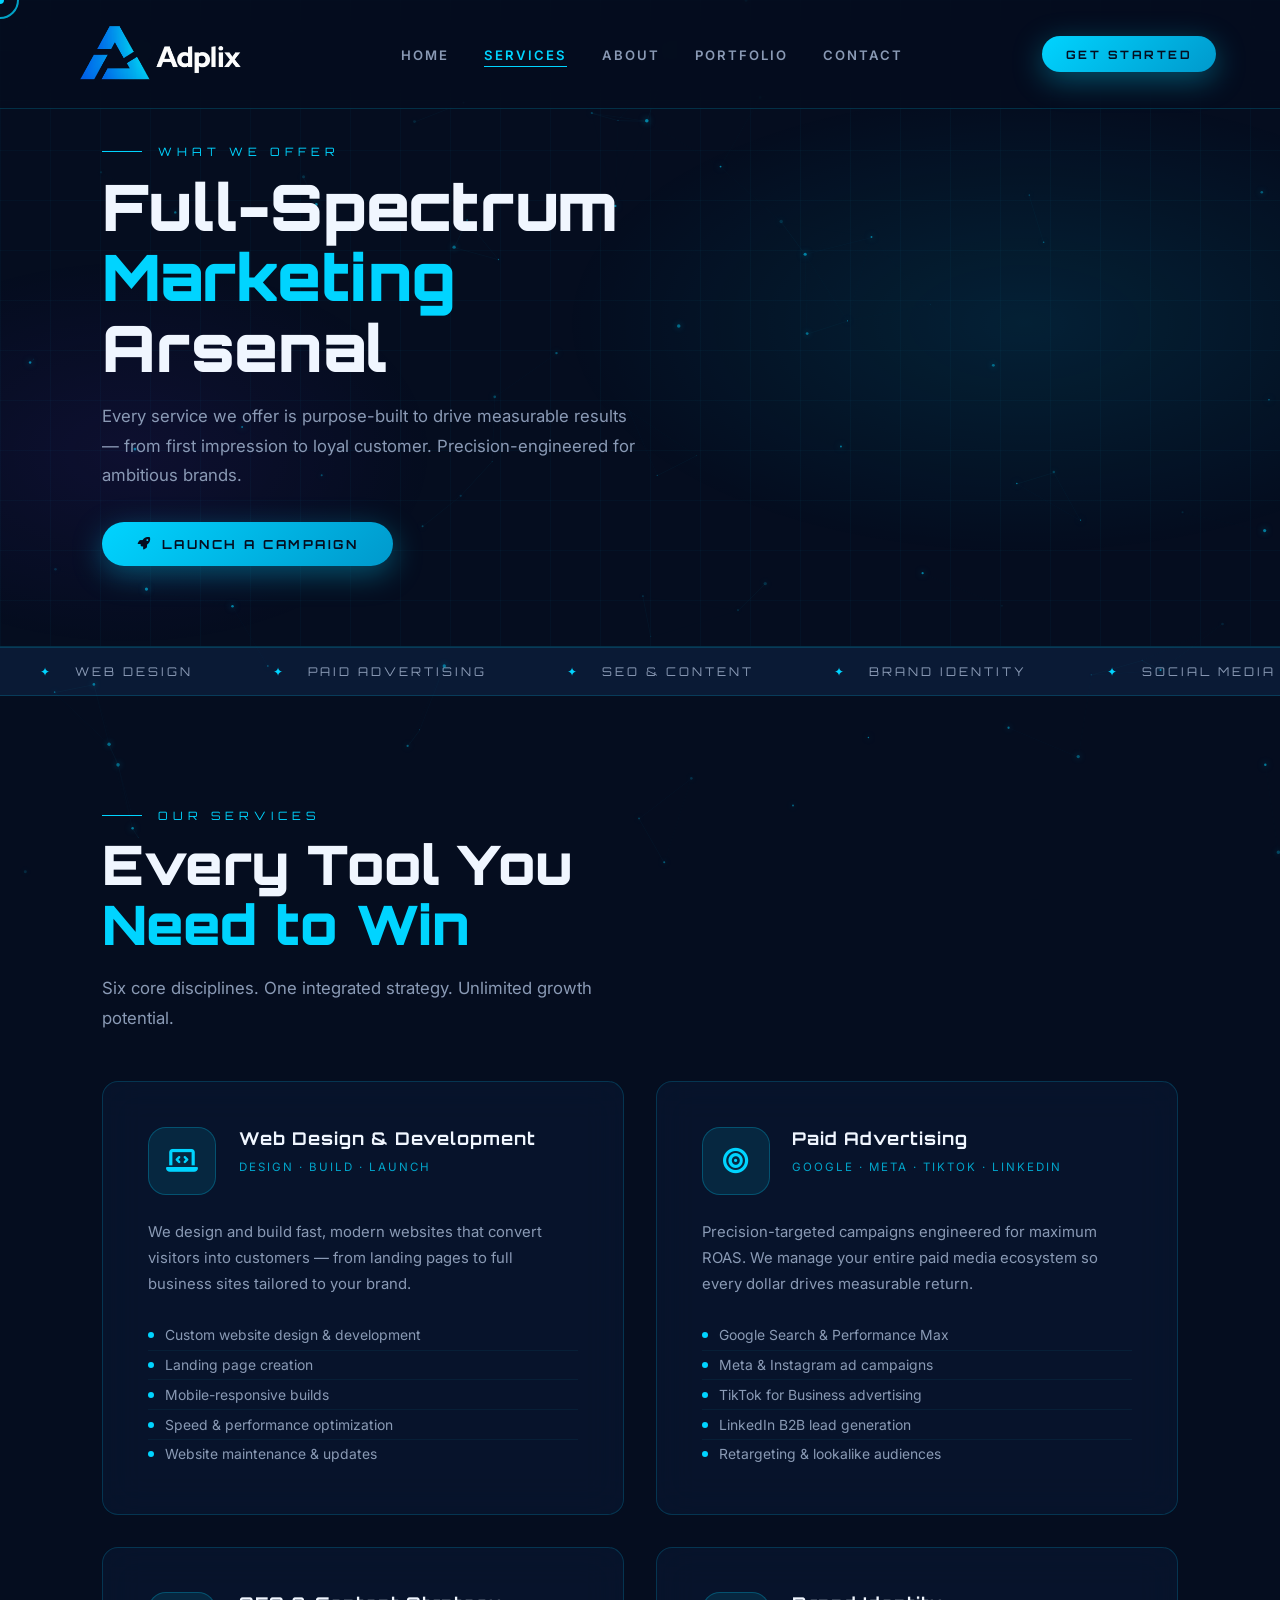
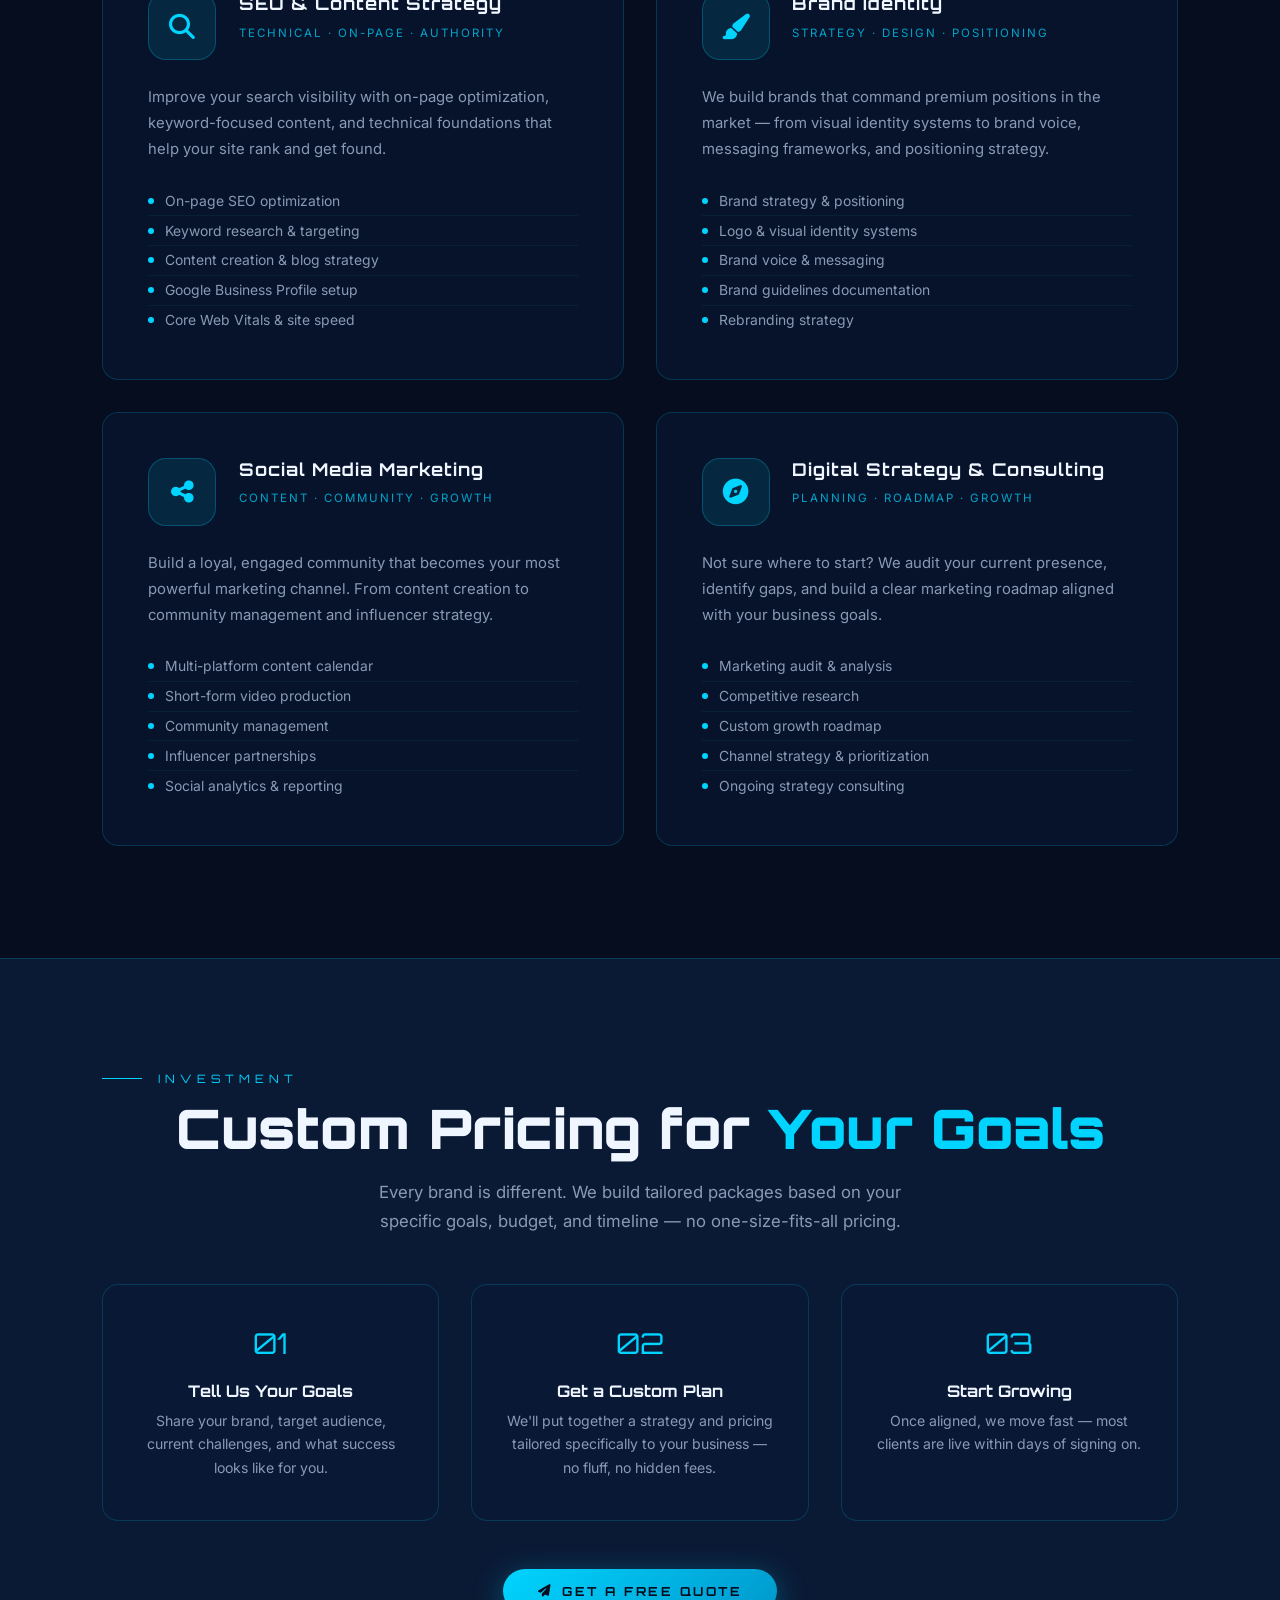
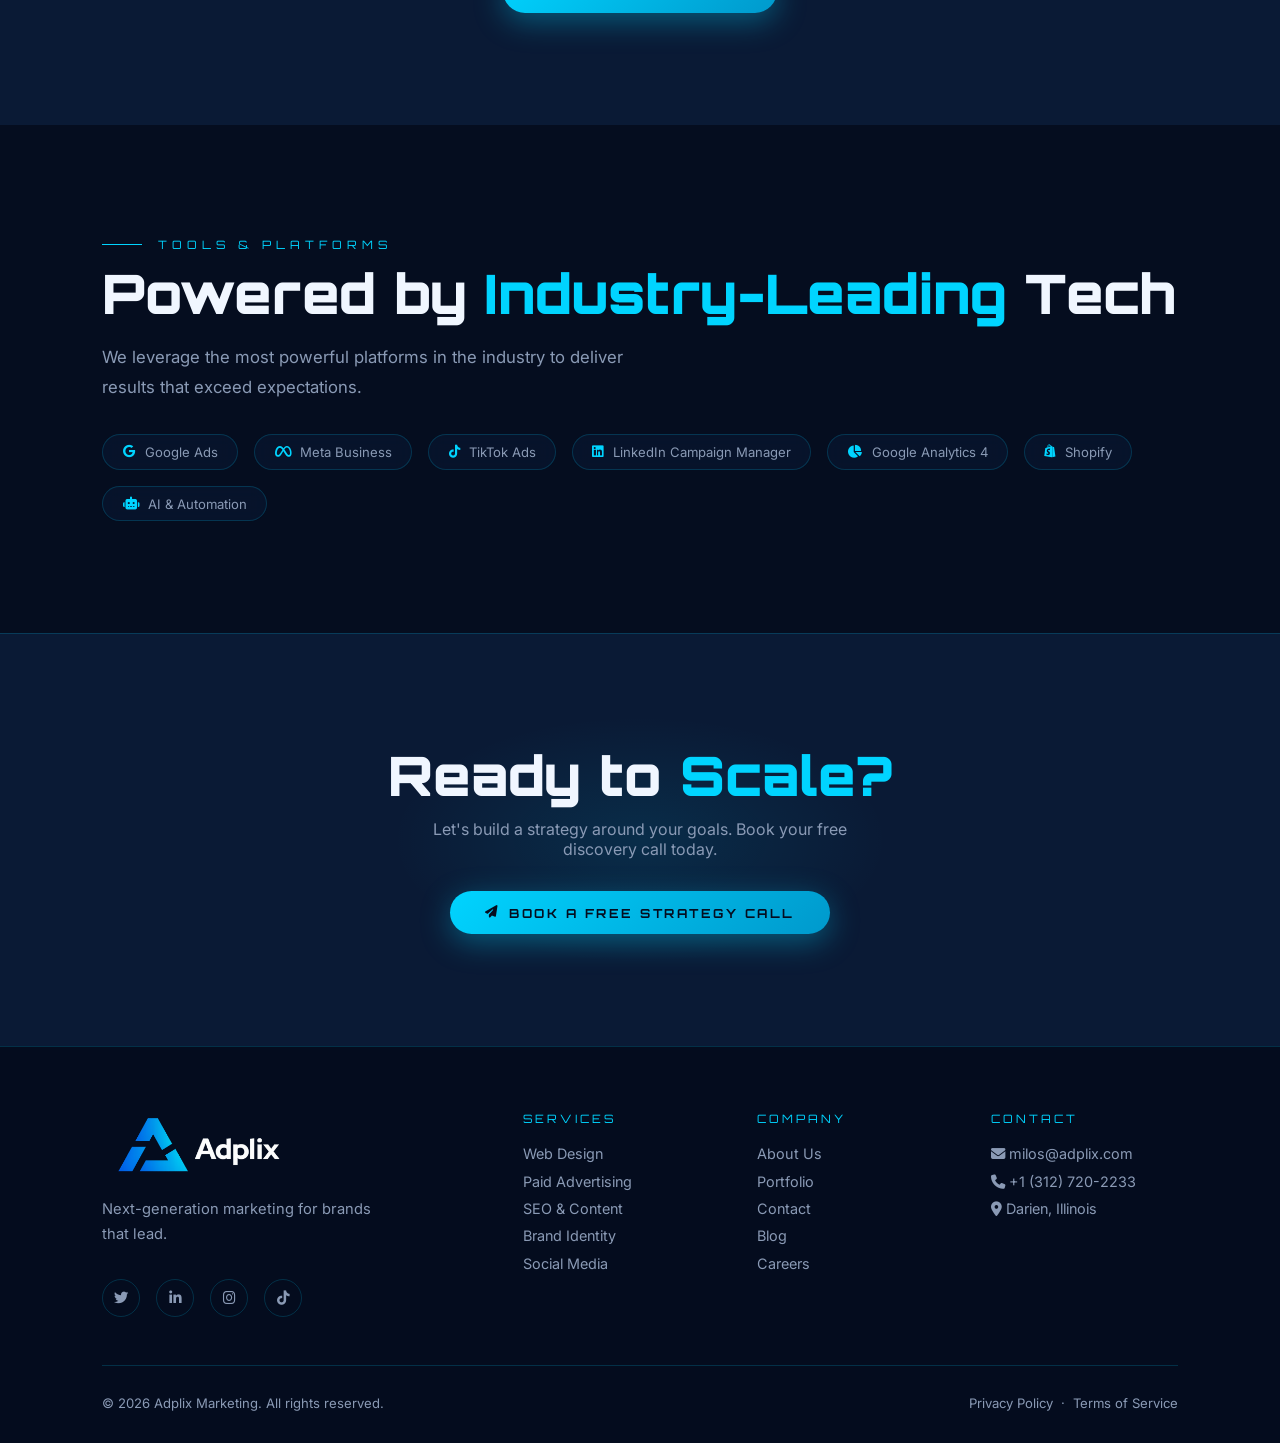
<file: services.html>
<!DOCTYPE html>
<html lang="en">
<head>
  <meta charset="UTF-8" />
  <meta name="viewport" content="width=device-width, initial-scale=1.0" />
  <title>Services – Adplix | Growth Marketing, SEO, Paid Ads & Branding</title>

  <!-- SEO -->
  <meta name="description" content="Explore Adplix's full suite of marketing services: growth marketing, paid advertising, SEO & content, brand identity, social media, and email automation." />
  <meta name="keywords" content="marketing services, growth marketing, paid advertising, SEO, branding, social media management, email automation, Adplix" />
  <meta name="robots" content="index, follow" />
  <link rel="canonical" href="https://myadplix.com/services.html" />
  <meta property="og:title" content="Services – Adplix Marketing Agency" />
  <meta property="og:description" content="Full-spectrum digital marketing services that scale your brand." />
  <meta property="og:url" content="https://myadplix.com/services.html" />

  <link rel="preconnect" href="https://fonts.googleapis.com" />
  <link rel="preconnect" href="https://fonts.gstatic.com" crossorigin />
  <link href="https://fonts.googleapis.com/css2?family=Orbitron:wght@400;700;900&family=Inter:wght@300;400;500;600;700&display=swap" rel="stylesheet" />
  <link rel="stylesheet" href="https://cdnjs.cloudflare.com/ajax/libs/font-awesome/6.5.0/css/all.min.css" />
  <link rel="stylesheet" href="style.css" />

  <style>
    /* ── Page Hero ── */
    .page-hero {
      position: relative;
      padding: 9rem 8% 5rem;
      overflow: hidden;
      border-bottom: 1px solid var(--glass-border);
    }
    .page-hero-bg {
      position: absolute; inset: 0;
      background:
        radial-gradient(ellipse 60% 60% at 80% 50%, rgba(0,212,255,.1) 0%, transparent 60%),
        radial-gradient(ellipse 40% 50% at 10% 70%, rgba(123,47,255,.08) 0%, transparent 60%);
    }
    .page-hero-grid {
      position: absolute; inset: 0;
      background-image:
        linear-gradient(rgba(0,212,255,.03) 1px, transparent 1px),
        linear-gradient(90deg, rgba(0,212,255,.03) 1px, transparent 1px);
      background-size: 50px 50px;
    }
    .page-hero-content { position: relative; z-index: 1; max-width: 700px; }
    .page-hero-title {
      font-family: var(--font-head);
      font-size: clamp(2.2rem, 5vw, 4rem);
      font-weight: 900; color: var(--white);
      line-height: 1.1;
    }
    .page-hero-title span { color: var(--cyan); }
    .page-hero-sub { margin-top: 1.2rem; font-size: 1.05rem; color: var(--grey); line-height: 1.75; max-width: 540px; }

    /* ── Service Detail Cards ── */
    .services-full-grid {
      display: grid;
      grid-template-columns: repeat(2, 1fr);
      gap: 2rem;
    }
    .svc-card {
      padding: 2.8rem;
      transition: all 0.35s ease;
      position: relative; overflow: hidden;
    }
    .svc-card::before {
      content: '';
      position: absolute; top: 0; left: 0;
      width: 4px; height: 100%;
      background: linear-gradient(to bottom, var(--cyan), transparent);
      opacity: 0; transition: opacity 0.3s;
    }
    .svc-card:hover {
      transform: translateY(-6px);
      box-shadow: 0 24px 60px rgba(0,0,0,.45);
    }
    .svc-card:hover::before { opacity: 1; }

    .svc-header { display: flex; align-items: flex-start; gap: 1.4rem; margin-bottom: 1.5rem; }
    .svc-icon-lg {
      width: 68px; height: 68px; flex-shrink: 0;
      background: rgba(0,212,255,.1);
      border: 1px solid rgba(0,212,255,.25);
      border-radius: 18px;
      display: flex; align-items: center; justify-content: center;
      font-size: 1.6rem; color: var(--cyan);
      transition: all 0.3s;
    }
    .svc-card:hover .svc-icon-lg { background: rgba(0,212,255,.2); box-shadow: var(--glow-sm); }
    .svc-header-text h3 {
      font-family: var(--font-head);
      font-size: 1.1rem; font-weight: 700;
      letter-spacing: 1px; color: var(--white);
      margin-bottom: .4rem;
    }
    .svc-header-text .svc-tag {
      font-size: .72rem; letter-spacing: 2px; text-transform: uppercase;
      color: var(--cyan); opacity: 0.75;
    }
    .svc-desc { font-size: .93rem; color: var(--grey); line-height: 1.75; margin-bottom: 1.5rem; }
    .svc-features { list-style: none; }
    .svc-features li {
      display: flex; align-items: center; gap: .7rem;
      font-size: .87rem; color: var(--grey);
      padding: .4rem 0;
      border-bottom: 1px solid rgba(0,212,255,.06);
    }
    .svc-features li:last-child { border: none; }
    .svc-features li::before {
      content: ''; display: inline-block;
      width: 6px; height: 6px; border-radius: 50%;
      background: var(--cyan); flex-shrink: 0;
    }

    /* ── Pricing Teaser ── */
    .pricing-teaser {
      background: var(--navy-mid);
      border-top: 1px solid var(--glass-border);
    }
    .pricing-grid {
      display: grid;
      grid-template-columns: repeat(3, 1fr);
      gap: 2rem;
    }
    .price-card {
      padding: 2.5rem 2rem; text-align: center;
      position: relative; overflow: hidden;
      transition: all 0.35s ease;
    }
    .price-card.featured {
      border-color: var(--cyan);
      background: rgba(0,212,255,.05);
    }
    .price-card.featured::before {
      content: 'Most Popular';
      position: absolute; top: 0; left: 50%; transform: translateX(-50%);
      background: var(--cyan); color: var(--navy);
      font-family: var(--font-head); font-size: .65rem;
      font-weight: 700; letter-spacing: 2px; text-transform: uppercase;
      padding: .3rem 1.2rem; border-radius: 0 0 10px 10px;
    }
    .price-card:hover { transform: translateY(-8px); box-shadow: 0 24px 60px rgba(0,0,0,.45); }
    .price-name {
      font-family: var(--font-head);
      font-size: .8rem; letter-spacing: 3px; text-transform: uppercase;
      color: var(--cyan); margin-bottom: 1.2rem;
    }
    .price-amount {
      font-family: var(--font-head);
      font-size: 2.8rem; font-weight: 900; color: var(--white);
      line-height: 1;
    }
    .price-amount span { font-size: 1.1rem; color: var(--grey); }
    .price-desc { font-size: .85rem; color: var(--grey); margin: .8rem 0 1.5rem; }
    .price-features { text-align: left; margin-bottom: 2rem; }
    .price-features li {
      display: flex; align-items: center; gap: .6rem;
      font-size: .86rem; color: var(--grey); padding: .45rem 0;
      border-bottom: 1px solid rgba(0,212,255,.06);
    }
    .price-features li:last-child { border: none; }
    .price-features li i { color: var(--cyan); font-size: .75rem; }

    /* ── Tech Stack ── */
    .tech-grid {
      display: flex; flex-wrap: wrap; gap: 1rem;
      margin-top: 2rem;
    }
    .tech-badge {
      display: flex; align-items: center; gap: .6rem;
      padding: .55rem 1.2rem;
      background: var(--glass-bg);
      border: 1px solid var(--glass-border);
      border-radius: 50px;
      font-size: .82rem; color: var(--grey);
      backdrop-filter: blur(8px);
      transition: var(--transition);
    }
    .tech-badge:hover { border-color: var(--cyan); color: var(--white); }
    .tech-badge i { color: var(--cyan); }

    @media (max-width: 860px) {
      .services-full-grid { grid-template-columns: 1fr; }
      .pricing-grid { grid-template-columns: 1fr; }
    }
  </style>
</head>
<body>

<div id="cursor-outer"></div>
<div id="cursor-inner"></div>
<canvas id="particles-canvas"></canvas>
<div id="page-transition" class="slide-in"></div>

<!-- Nav -->
<nav class="nav" role="navigation" aria-label="Main navigation">
  <a href="index.html" class="nav-logo"><img src="logo.png" alt="Adplix"></a>
  <ul class="nav-links">
    <li><a href="index.html">Home</a></li>
    <li><a href="services.html" class="active">Services</a></li>
    <li><a href="about.html">About</a></li>
    <li><a href="portfolio.html">Portfolio</a></li>
    <li><a href="contact.html">Contact</a></li>
  </ul>
  <a href="contact.html" class="btn btn-primary" style="font-size:.72rem;padding:.65rem 1.5rem;">Get Started</a>
  <button class="hamburger" aria-label="Toggle menu"><span></span><span></span><span></span></button>
</nav>
<div class="mobile-nav" role="dialog" aria-modal="true">
  <a href="index.html">Home</a><a href="services.html">Services</a>
  <a href="about.html">About</a><a href="portfolio.html">Portfolio</a>
  <a href="contact.html">Contact</a>
</div>

<!-- Page Hero -->
<header class="page-hero" role="banner">
  <div class="page-hero-bg" aria-hidden="true"></div>
  <div class="page-hero-grid" aria-hidden="true"></div>
  <div class="page-hero-content">
    <div class="section-label">What We Offer</div>
    <h1 class="page-hero-title reveal">Full-Spectrum <span>Marketing</span><br/>Arsenal</h1>
    <p class="page-hero-sub reveal" data-delay="100">
      Every service we offer is purpose-built to drive measurable results — from first impression to loyal customer. Precision-engineered for ambitious brands.
    </p>
    <div class="mt-2 reveal" data-delay="200">
      <a href="contact.html" class="btn btn-primary"><i class="fas fa-rocket"></i> Launch a Campaign</a>
    </div>
  </div>
</header>

<!-- Ticker -->
<div class="marquee-wrap" aria-hidden="true">
  <div class="marquee-track">
    <div class="marquee-item"><span>✦</span> Web Design</div>
    <div class="marquee-item"><span>✦</span> Paid Advertising</div>
    <div class="marquee-item"><span>✦</span> SEO & Content</div>
    <div class="marquee-item"><span>✦</span> Brand Identity</div>
    <div class="marquee-item"><span>✦</span> Social Media</div>
    <div class="marquee-item"><span>✦</span> Digital Strategy</div>
    <div class="marquee-item"><span>✦</span> Web Design</div>
    <div class="marquee-item"><span>✦</span> Paid Advertising</div>
    <div class="marquee-item"><span>✦</span> SEO & Content</div>
    <div class="marquee-item"><span>✦</span> Brand Identity</div>
    <div class="marquee-item"><span>✦</span> Social Media</div>
    <div class="marquee-item"><span>✦</span> Digital Strategy</div>
  </div>
</div>

<!-- ── Services Detail ── -->
<section class="section" aria-labelledby="services-detail-heading">
  <div class="section-label">Our Services</div>
  <h2 class="section-title reveal" id="services-detail-heading">Every Tool You<br/><span>Need to Win</span></h2>
  <p class="section-sub reveal" data-delay="100">Six core disciplines. One integrated strategy. Unlimited growth potential.</p>

  <div class="services-full-grid mt-3">

    <article class="glass svc-card tilt reveal" data-delay="0">
      <div class="svc-header">
        <div class="svc-icon-lg"><i class="fas fa-laptop-code"></i></div>
        <div class="svc-header-text">
          <h3>Web Design & Development</h3>
          <span class="svc-tag">Design · Build · Launch</span>
        </div>
      </div>
      <p class="svc-desc">We design and build fast, modern websites that convert visitors into customers — from landing pages to full business sites tailored to your brand.</p>
      <ul class="svc-features">
        <li>Custom website design & development</li>
        <li>Landing page creation</li>
        <li>Mobile-responsive builds</li>
        <li>Speed & performance optimization</li>
        <li>Website maintenance & updates</li>
      </ul>
    </article>

    <article class="glass svc-card tilt reveal" data-delay="80">
      <div class="svc-header">
        <div class="svc-icon-lg"><i class="fas fa-bullseye"></i></div>
        <div class="svc-header-text">
          <h3>Paid Advertising</h3>
          <span class="svc-tag">Google · Meta · TikTok · LinkedIn</span>
        </div>
      </div>
      <p class="svc-desc">Precision-targeted campaigns engineered for maximum ROAS. We manage your entire paid media ecosystem so every dollar drives measurable return.</p>
      <ul class="svc-features">
        <li>Google Search & Performance Max</li>
        <li>Meta & Instagram ad campaigns</li>
        <li>TikTok for Business advertising</li>
        <li>LinkedIn B2B lead generation</li>
        <li>Retargeting & lookalike audiences</li>
      </ul>
    </article>

    <article class="glass svc-card tilt reveal" data-delay="0">
      <div class="svc-header">
        <div class="svc-icon-lg"><i class="fas fa-search"></i></div>
        <div class="svc-header-text">
          <h3>SEO & Content Strategy</h3>
          <span class="svc-tag">Technical · On-Page · Authority</span>
        </div>
      </div>
      <p class="svc-desc">Improve your search visibility with on-page optimization, keyword-focused content, and technical foundations that help your site rank and get found.</p>
      <ul class="svc-features">
        <li>On-page SEO optimization</li>
        <li>Keyword research & targeting</li>
        <li>Content creation & blog strategy</li>
        <li>Google Business Profile setup</li>
        <li>Core Web Vitals & site speed</li>
      </ul>
    </article>

    <article class="glass svc-card tilt reveal" data-delay="80">
      <div class="svc-header">
        <div class="svc-icon-lg"><i class="fas fa-paint-brush"></i></div>
        <div class="svc-header-text">
          <h3>Brand Identity</h3>
          <span class="svc-tag">Strategy · Design · Positioning</span>
        </div>
      </div>
      <p class="svc-desc">We build brands that command premium positions in the market — from visual identity systems to brand voice, messaging frameworks, and positioning strategy.</p>
      <ul class="svc-features">
        <li>Brand strategy & positioning</li>
        <li>Logo & visual identity systems</li>
        <li>Brand voice & messaging</li>
        <li>Brand guidelines documentation</li>
        <li>Rebranding strategy</li>
      </ul>
    </article>

    <article class="glass svc-card tilt reveal" data-delay="0">
      <div class="svc-header">
        <div class="svc-icon-lg"><i class="fas fa-share-alt"></i></div>
        <div class="svc-header-text">
          <h3>Social Media Marketing</h3>
          <span class="svc-tag">Content · Community · Growth</span>
        </div>
      </div>
      <p class="svc-desc">Build a loyal, engaged community that becomes your most powerful marketing channel. From content creation to community management and influencer strategy.</p>
      <ul class="svc-features">
        <li>Multi-platform content calendar</li>
        <li>Short-form video production</li>
        <li>Community management</li>
        <li>Influencer partnerships</li>
        <li>Social analytics & reporting</li>
      </ul>
    </article>

    <article class="glass svc-card tilt reveal" data-delay="80">
      <div class="svc-header">
        <div class="svc-icon-lg"><i class="fas fa-compass"></i></div>
        <div class="svc-header-text">
          <h3>Digital Strategy & Consulting</h3>
          <span class="svc-tag">Planning · Roadmap · Growth</span>
        </div>
      </div>
      <p class="svc-desc">Not sure where to start? We audit your current presence, identify gaps, and build a clear marketing roadmap aligned with your business goals.</p>
      <ul class="svc-features">
        <li>Marketing audit & analysis</li>
        <li>Competitive research</li>
        <li>Custom growth roadmap</li>
        <li>Channel strategy & prioritization</li>
        <li>Ongoing strategy consulting</li>
      </ul>
    </article>

  </div>
</section>

<!-- ── Get a Quote ── -->
<section class="section pricing-teaser" aria-labelledby="quote-heading">
  <div class="section-label">Investment</div>
  <h2 class="section-title reveal text-center" id="quote-heading">Custom Pricing for <span>Your Goals</span></h2>
  <p class="section-sub reveal text-center" data-delay="100" style="margin-left:auto;margin-right:auto;">Every brand is different. We build tailored packages based on your specific goals, budget, and timeline — no one-size-fits-all pricing.</p>

  <div class="mt-3 reveal" data-delay="150" style="display:grid;grid-template-columns:repeat(3,1fr);gap:2rem;">
    <div class="glass price-card tilt">
      <div class="price-name" style="font-size:1.8rem;letter-spacing:0;">01</div>
      <h3 style="font-family:var(--font-head);color:var(--white);margin:.8rem 0 .5rem;font-size:1rem;">Tell Us Your Goals</h3>
      <p style="font-size:.88rem;color:var(--grey);line-height:1.7;">Share your brand, target audience, current challenges, and what success looks like for you.</p>
    </div>
    <div class="glass price-card tilt">
      <div class="price-name" style="font-size:1.8rem;letter-spacing:0;">02</div>
      <h3 style="font-family:var(--font-head);color:var(--white);margin:.8rem 0 .5rem;font-size:1rem;">Get a Custom Plan</h3>
      <p style="font-size:.88rem;color:var(--grey);line-height:1.7;">We'll put together a strategy and pricing tailored specifically to your business — no fluff, no hidden fees.</p>
    </div>
    <div class="glass price-card tilt">
      <div class="price-name" style="font-size:1.8rem;letter-spacing:0;">03</div>
      <h3 style="font-family:var(--font-head);color:var(--white);margin:.8rem 0 .5rem;font-size:1rem;">Start Growing</h3>
      <p style="font-size:.88rem;color:var(--grey);line-height:1.7;">Once aligned, we move fast — most clients are live within days of signing on.</p>
    </div>
  </div>

  <div class="text-center mt-3 reveal" data-delay="250">
    <a href="contact.html" class="btn btn-primary"><i class="fas fa-paper-plane"></i> Get a Free Quote</a>
  </div>
</section>

<!-- ── Tech Stack ── -->
<section class="section" aria-labelledby="tech-heading">
  <div class="section-label">Tools & Platforms</div>
  <h2 class="section-title reveal" id="tech-heading">Powered by <span>Industry-Leading</span> Tech</h2>
  <p class="section-sub reveal" data-delay="100">We leverage the most powerful platforms in the industry to deliver results that exceed expectations.</p>
  <div class="tech-grid reveal" data-delay="200">
    <span class="tech-badge"><i class="fab fa-google"></i> Google Ads</span>
    <span class="tech-badge"><i class="fab fa-meta"></i> Meta Business</span>
    <span class="tech-badge"><i class="fab fa-tiktok"></i> TikTok Ads</span>
    <span class="tech-badge"><i class="fab fa-linkedin"></i> LinkedIn Campaign Manager</span>
    <span class="tech-badge"><i class="fas fa-chart-pie"></i> Google Analytics 4</span>
    <span class="tech-badge"><i class="fab fa-shopify"></i> Shopify</span>
    <span class="tech-badge"><i class="fas fa-robot"></i> AI & Automation</span>
  </div>
</section>

<!-- CTA -->
<section class="cta-banner section" style="text-align:center;background:var(--navy-mid);border-top:1px solid var(--glass-border);">
  <div style="position:absolute;top:50%;left:50%;transform:translate(-50%,-50%);width:500px;height:250px;background:radial-gradient(ellipse,rgba(0,212,255,.1),transparent 70%);pointer-events:none;"></div>
  <div style="position:relative;z-index:1;">
    <h2 class="section-title reveal" style="text-align:center;">Ready to <span style="color:var(--cyan)">Scale?</span></h2>
    <p class="reveal" data-delay="100" style="color:var(--grey);margin:.8rem auto 2rem;max-width:480px;">Let's build a strategy around your goals. Book your free discovery call today.</p>
    <a href="contact.html" class="btn btn-primary reveal" data-delay="200"><i class="fas fa-paper-plane"></i> Book a Free Strategy Call</a>
  </div>
</section>

<!-- Footer -->
<footer role="contentinfo">
  <div class="footer-grid">
    <div>
      <div class="footer-brand-name"><img src="logo.png" alt="Adplix"></div>
      <p class="footer-desc">Next-generation marketing for brands that lead.</p>
      <div class="social-icons mt-2">
        <a href="#" aria-label="Twitter"><i class="fab fa-twitter"></i></a>
        <a href="https://www.linkedin.com/in/milos-kasapovic-896889335/" aria-label="LinkedIn"><i class="fab fa-linkedin-in"></i></a>
        <a href="https://www.instagram.com/ai_adplix/" aria-label="Instagram"><i class="fab fa-instagram"></i></a>
        <a href="#" aria-label="TikTok"><i class="fab fa-tiktok"></i></a>
      </div>
    </div>
    <div class="footer-col">
      <div class="footer-col-title">Services</div>
      <a href="services.html">Web Design</a>
      <a href="services.html">Paid Advertising</a>
      <a href="services.html">SEO & Content</a>
      <a href="services.html">Brand Identity</a>
      <a href="services.html">Social Media</a>
    </div>
    <div class="footer-col">
      <div class="footer-col-title">Company</div>
      <a href="about.html">About Us</a>
      <a href="portfolio.html">Portfolio</a>
      <a href="contact.html">Contact</a>
      <a href="#">Blog</a>
      <a href="#">Careers</a>
    </div>
    <div class="footer-col">
      <div class="footer-col-title">Contact</div>
      <a href="mailto:milos@adplix.com"><i class="fas fa-envelope"></i> milos@adplix.com</a>
      <a href="tel:+13127202233"><i class="fas fa-phone"></i> +1 (312) 720-2233</a>
      <a href="#"><i class="fas fa-map-marker-alt"></i> Darien, Illinois</a>
    </div>
  </div>
  <div class="footer-bottom">
    <span>© 2026 Adplix Marketing. All rights reserved.</span>
    <span><a href="#" style="color:var(--grey)">Privacy Policy</a> &nbsp;·&nbsp; <a href="#" style="color:var(--grey)">Terms of Service</a></span>
  </div>
</footer>

<script src="main.js" defer></script>
</body>
</html>
</file>
<file: style.css>
/* ============================================================
   ADPLIX – Global Stylesheet
   Futuristic Marketing Agency | Navy · Black · White · Cyan
   ============================================================ */

/* ── Variables ── */
:root {
  --navy:       #050d1f;
  --navy-mid:   #0a1a35;
  --navy-light: #0f2448;
  --cyan:       #00d4ff;
  --cyan-dim:   #0099cc;
  --white:      #f0f6ff;
  --grey:       #8a9ab5;
  --glass-bg:   rgba(10, 26, 53, 0.55);
  --glass-border: rgba(0, 212, 255, 0.18);
  --glow:       0 0 24px rgba(0, 212, 255, 0.45);
  --glow-sm:    0 0 10px rgba(0, 212, 255, 0.3);
  --transition: all 0.38s cubic-bezier(0.4, 0, 0.2, 1);
  --font-head:  'Orbitron', sans-serif;
  --font-body:  'Inter', sans-serif;
}

/* ── Reset ── */
*, *::before, *::after { box-sizing: border-box; margin: 0; padding: 0; }
html { scroll-behavior: smooth; font-size: 16px; }
body {
  font-family: var(--font-body);
  background: var(--navy);
  color: var(--white);
  overflow-x: hidden;
  cursor: none;
}
a { color: inherit; text-decoration: none; }
img { max-width: 100%; display: block; }
ul { list-style: none; }

/* ── Custom Cursor ── */
#cursor-outer {
  position: fixed; z-index: 9999; pointer-events: none;
  width: 38px; height: 38px;
  border: 2px solid var(--cyan);
  border-radius: 50%;
  transform: translate(-50%, -50%);
  transition: width .25s, height .25s, border-color .25s, opacity .25s;
  opacity: 0.75;
}
#cursor-inner {
  position: fixed; z-index: 10000; pointer-events: none;
  width: 8px; height: 8px;
  background: var(--cyan);
  border-radius: 50%;
  transform: translate(-50%, -50%);
  transition: transform .12s, width .2s, height .2s;
}
body.cursor-hover #cursor-outer {
  width: 58px; height: 58px;
  border-color: rgba(0,212,255,.5);
  background: rgba(0,212,255,.07);
}
body.cursor-hover #cursor-inner { width: 5px; height: 5px; }

/* ── Canvas Particles ── */
#particles-canvas {
  position: fixed; inset: 0; z-index: 0; pointer-events: none;
}

/* ── Page Transition Overlay ── */
#page-transition {
  position: fixed; inset: 0; z-index: 9000;
  background: var(--navy);
  clip-path: inset(0 0 100% 0);
  transition: clip-path 0.55s cubic-bezier(0.76, 0, 0.24, 1);
  pointer-events: none;
}
#page-transition.slide-in  { clip-path: inset(0 0 0% 0); }
#page-transition.slide-out { clip-path: inset(100% 0 0 0); }

/* ── Scrollbar ── */
::-webkit-scrollbar { width: 5px; }
::-webkit-scrollbar-track { background: var(--navy); }
::-webkit-scrollbar-thumb { background: var(--cyan-dim); border-radius: 4px; }

/* ── Navigation ── */
.nav {
  position: fixed; top: 0; left: 0; right: 0; z-index: 800;
  display: flex; align-items: center; justify-content: space-between;
  padding: 1.2rem 5%;
  background: rgba(5, 13, 31, 0.7);
  backdrop-filter: blur(16px);
  border-bottom: 1px solid var(--glass-border);
  transition: var(--transition);
}
.nav.scrolled {
  padding: 0.75rem 5%;
  background: rgba(5, 13, 31, 0.92);
}
.nav-logo {
  display: flex;
  align-items: center;
}
.nav-logo img {
  height: 70px;
  width: auto;
}
.nav-links { display: flex; gap: 2.2rem; }
.nav-links a {
  font-size: 0.82rem;
  font-weight: 600;
  letter-spacing: 2px;
  text-transform: uppercase;
  color: var(--grey);
  position: relative;
  transition: var(--transition);
}
.nav-links a::after {
  content: ''; position: absolute; bottom: -4px; left: 0;
  width: 0; height: 1.5px;
  background: var(--cyan);
  transition: width 0.3s ease;
}
.nav-links a:hover, .nav-links a.active { color: var(--cyan); }
.nav-links a:hover::after, .nav-links a.active::after { width: 100%; }

/* Hamburger */
.hamburger { display: none; flex-direction: column; gap: 5px; cursor: none; }
.hamburger span {
  display: block; width: 26px; height: 2px;
  background: var(--white); transition: var(--transition);
}
.hamburger.open span:nth-child(1) { transform: translateY(7px) rotate(45deg); }
.hamburger.open span:nth-child(2) { opacity: 0; }
.hamburger.open span:nth-child(3) { transform: translateY(-7px) rotate(-45deg); }

/* Mobile Nav */
.mobile-nav {
  display: none; position: fixed; inset: 0; z-index: 700;
  background: rgba(5,13,31,0.97); backdrop-filter: blur(20px);
  flex-direction: column; align-items: center; justify-content: center;
  gap: 2.5rem;
  transform: translateX(100%); transition: transform 0.4s ease;
}
.mobile-nav.open { transform: translateX(0); display: flex; }
.mobile-nav a {
  font-family: var(--font-head);
  font-size: 1.6rem; letter-spacing: 3px;
  text-transform: uppercase; color: var(--white);
  transition: var(--transition);
}
.mobile-nav a:hover { color: var(--cyan); text-shadow: var(--glow); }

/* ── Glassmorphism Card ── */
.glass {
  background: var(--glass-bg);
  border: 1px solid var(--glass-border);
  backdrop-filter: blur(18px);
  border-radius: 16px;
}

/* ── Section Wrapper ── */
.section {
  position: relative; z-index: 1;
  padding: 7rem 8%;
}
.section-label {
  font-family: var(--font-head);
  font-size: 0.72rem; letter-spacing: 5px;
  text-transform: uppercase; color: var(--cyan);
  margin-bottom: 0.8rem;
  display: flex; align-items: center; gap: 1rem;
}
.section-label::before {
  content: ''; display: inline-block;
  width: 40px; height: 1px; background: var(--cyan);
}
.section-title {
  font-family: var(--font-head);
  font-size: clamp(2rem, 4.5vw, 3.4rem);
  font-weight: 900; line-height: 1.1;
  color: var(--white);
}
.section-title span { color: var(--cyan); }
.section-sub {
  margin-top: 1.2rem;
  font-size: 1.05rem; line-height: 1.75;
  color: var(--grey); max-width: 560px;
}

/* ── Cyan Button ── */
.btn {
  display: inline-flex; align-items: center; gap: 0.6rem;
  padding: 0.85rem 2.2rem;
  font-family: var(--font-head);
  font-size: 0.78rem; font-weight: 700;
  letter-spacing: 2.5px; text-transform: uppercase;
  border: none; border-radius: 50px;
  cursor: none; transition: var(--transition);
  position: relative; overflow: hidden;
}
.btn-primary {
  background: linear-gradient(135deg, var(--cyan), var(--cyan-dim));
  color: var(--navy);
  box-shadow: 0 8px 30px rgba(0,212,255,0.35);
}
.btn-primary:hover {
  transform: translateY(-3px);
  box-shadow: 0 14px 40px rgba(0,212,255,0.55);
}
.btn-outline {
  background: transparent;
  border: 1.5px solid var(--cyan);
  color: var(--cyan);
}
.btn-outline:hover {
  background: rgba(0,212,255,0.08);
  transform: translateY(-3px);
  box-shadow: var(--glow-sm);
}

/* ── Glowing Divider ── */
.glow-divider {
  width: 80px; height: 3px;
  background: linear-gradient(90deg, var(--cyan), transparent);
  border-radius: 2px; margin: 1.5rem 0;
  box-shadow: var(--glow-sm);
}

/* ── Reveal Animations ── */
.reveal {
  opacity: 0; transform: translateY(40px);
  transition: opacity 0.7s ease, transform 0.7s ease;
}
.reveal.revealed { opacity: 1; transform: translateY(0); }
.reveal-left  { opacity: 0; transform: translateX(-50px); transition: opacity 0.7s ease, transform 0.7s ease; }
.reveal-right { opacity: 0; transform: translateX(50px);  transition: opacity 0.7s ease, transform 0.7s ease; }
.reveal-left.revealed, .reveal-right.revealed { opacity: 1; transform: translateX(0); }

/* ── Grid helpers ── */
.grid-2 { display: grid; grid-template-columns: repeat(2, 1fr); gap: 2.5rem; }
.grid-3 { display: grid; grid-template-columns: repeat(3, 1fr); gap: 2rem; }
.grid-4 { display: grid; grid-template-columns: repeat(4, 1fr); gap: 1.8rem; }

/* ── Footer ── */
footer {
  position: relative; z-index: 1;
  background: rgba(5,13,31,0.95);
  border-top: 1px solid var(--glass-border);
  padding: 4rem 8% 2rem;
}
.footer-grid {
  display: grid;
  grid-template-columns: 2fr 1fr 1fr 1fr;
  gap: 3rem; margin-bottom: 3rem;
}
.footer-brand-name {
  margin-bottom: 1rem;
}
.footer-brand-name img {
  height: 70px;
  width: auto;
}
.footer-desc { color: var(--grey); line-height: 1.7; font-size: 0.92rem; max-width: 280px; }
.footer-col-title {
  font-family: var(--font-head);
  font-size: 0.72rem; letter-spacing: 3px;
  text-transform: uppercase; color: var(--cyan);
  margin-bottom: 1.2rem;
}
.footer-col a {
  display: block; color: var(--grey);
  font-size: 0.9rem; margin-bottom: 0.65rem;
  transition: var(--transition);
}
.footer-col a:hover { color: var(--white); padding-left: 6px; }
.footer-bottom {
  display: flex; align-items: center; justify-content: space-between;
  border-top: 1px solid var(--glass-border);
  padding-top: 1.8rem;
  font-size: 0.82rem; color: var(--grey);
}
.social-icons { display: flex; gap: 1rem; }
.social-icons a {
  width: 38px; height: 38px; border-radius: 50%;
  border: 1px solid var(--glass-border);
  display: flex; align-items: center; justify-content: center;
  color: var(--grey); font-size: 0.9rem;
  transition: var(--transition);
}
.social-icons a:hover {
  border-color: var(--cyan); color: var(--cyan);
  box-shadow: var(--glow-sm);
}

/* ── Ticker / Marquee ── */
.marquee-wrap {
  overflow: hidden; background: var(--navy-mid);
  border-top: 1px solid var(--glass-border);
  border-bottom: 1px solid var(--glass-border);
  padding: 1rem 0;
}
.marquee-track {
  display: flex; width: max-content;
  animation: marquee 28s linear infinite;
}
.marquee-item {
  white-space: nowrap;
  font-family: var(--font-head);
  font-size: 0.75rem; letter-spacing: 3px;
  text-transform: uppercase; color: var(--grey);
  padding: 0 2.5rem;
}
.marquee-item span { color: var(--cyan); margin-right: 1rem; }
@keyframes marquee { from { transform: translateX(0); } to { transform: translateX(-50%); } }

/* ── Stats Counter ── */
.stat-value {
  font-family: var(--font-head);
  font-size: clamp(2.2rem, 4vw, 3rem);
  font-weight: 900; color: var(--cyan);
  line-height: 1;
}
.stat-label { font-size: 0.85rem; color: var(--grey); margin-top: 0.4rem; letter-spacing: 1px; }

/* ── Utility ── */
.text-center { text-align: center; }
.text-cyan   { color: var(--cyan); }
.mt-1 { margin-top: 1rem; }
.mt-2 { margin-top: 2rem; }
.mt-3 { margin-top: 3rem; }
.mx-auto { margin-left: auto; margin-right: auto; }
.flex-center { display: flex; align-items: center; justify-content: center; }
.gap-1 { gap: 1rem; }
.gap-2 { gap: 2rem; }

/* ── Responsive ── */
@media (max-width: 1100px) {
  .grid-4 { grid-template-columns: repeat(2, 1fr); }
  .footer-grid { grid-template-columns: repeat(2, 1fr); }
}
@media (max-width: 860px) {
  .grid-2, .grid-3 { grid-template-columns: 1fr; }
  .nav-links { display: none; }
  .hamburger { display: flex; }
  .section { padding: 5rem 6%; }
  .footer-grid { grid-template-columns: 1fr; }
  .footer-bottom { flex-direction: column; gap: 1rem; text-align: center; }
}
@media (max-width: 520px) {
  .grid-4 { grid-template-columns: 1fr; }
  .section { padding: 4rem 5%; }
}
</file>
<file: home.css>
/* ============================================================
   ADPLIX – Home Page Styles
   ============================================================ */

/* ── Hero ── */
.hero {
  position: relative;
  min-height: 100vh;
  display: grid;
  grid-template-columns: 1fr 1fr;
  align-items: center;
  padding: 0 8%;
  padding-top: 90px;
  overflow: hidden;
  gap: 3rem;
}

/* Animated grid lines background */
.hero-grid-lines {
  position: absolute; inset: 0;
  background-image:
    linear-gradient(rgba(0,212,255,.04) 1px, transparent 1px),
    linear-gradient(90deg, rgba(0,212,255,.04) 1px, transparent 1px);
  background-size: 60px 60px;
  mask-image: radial-gradient(ellipse 80% 80% at 50% 50%, black 30%, transparent 100%);
}

/* Glowing orbs */
.hero-orb {
  position: absolute;
  border-radius: 50%;
  filter: blur(80px);
  pointer-events: none;
  transition: transform 0.1s ease-out;
}
.hero-orb-1 {
  width: 520px; height: 520px;
  background: radial-gradient(circle, rgba(0,212,255,.18) 0%, transparent 70%);
  top: -100px; right: -80px;
}
.hero-orb-2 {
  width: 340px; height: 340px;
  background: radial-gradient(circle, rgba(15,36,72,.8) 0%, transparent 70%);
  bottom: 60px; left: -60px;
}

/* Hero content */
.hero-content { position: relative; z-index: 2; }

.hero-title {
  font-family: var(--font-head);
  font-size: clamp(2.6rem, 5.5vw, 4.8rem);
  font-weight: 900;
  line-height: 1.05;
  color: var(--white);
  letter-spacing: -1px;
}
.hero-title span {
  background: linear-gradient(135deg, var(--cyan), #7b2fff);
  -webkit-background-clip: text;
  -webkit-text-fill-color: transparent;
  background-clip: text;
  display: block;
}

.hero-sub {
  margin-top: 1.4rem;
  font-size: 1.1rem;
  line-height: 1.78;
  color: var(--grey);
  max-width: 520px;
}

/* Hero visual / Hex grid */
.hero-visual {
  position: relative; z-index: 2;
  display: flex; align-items: center; justify-content: center;
  transition: transform 0.12s ease-out;
}

.hex-grid {
  display: grid;
  grid-template-columns: repeat(3, 120px);
  gap: 12px;
  transition: transform 0.12s ease-out;
}

.hex {
  width: 120px; height: 138px;
  background: var(--glass-bg);
  border: 1px solid var(--glass-border);
  clip-path: polygon(50% 0%, 100% 25%, 100% 75%, 50% 100%, 0% 75%, 0% 25%);
  transition: all 0.4s ease;
  position: relative;
}
.hex::after {
  content: '';
  position: absolute; inset: 2px;
  background: linear-gradient(135deg, rgba(0,212,255,.06), transparent);
  clip-path: polygon(50% 0%, 100% 25%, 100% 75%, 50% 100%, 0% 75%, 0% 25%);
}
.hex.active {
  background: linear-gradient(135deg, rgba(0,212,255,.25), rgba(123,47,255,.15));
  border-color: var(--cyan);
  box-shadow: 0 0 30px rgba(0,212,255,.4), inset 0 0 20px rgba(0,212,255,.08);
}
.hex:hover {
  border-color: var(--cyan);
  box-shadow: 0 0 20px rgba(0,212,255,.3);
  transform: scale(1.06);
}

/* Scroll hint */
.hero-scroll-hint {
  position: absolute; bottom: 2.5rem; left: 50%; transform: translateX(-50%);
  display: flex; flex-direction: column; align-items: center; gap: .5rem;
  z-index: 2;
}
.hero-scroll-hint span {
  font-size: .7rem; letter-spacing: 3px; text-transform: uppercase; color: var(--grey);
}
.scroll-line {
  width: 1px; height: 50px;
  background: linear-gradient(to bottom, var(--cyan), transparent);
  animation: scrollPulse 1.8s ease-in-out infinite;
}
@keyframes scrollPulse {
  0% { opacity: 0; transform: scaleY(0); transform-origin: top; }
  50% { opacity: 1; }
  100% { opacity: 0; transform: scaleY(1); transform-origin: top; }
}

/* ── Stats ── */
.stats-section { padding-top: 3rem; padding-bottom: 3rem; }
.stats-grid {
  display: grid;
  grid-template-columns: repeat(4, 1fr);
  gap: 1.5rem;
}
.stat-card {
  padding: 2rem 1.5rem;
  text-align: center;
  transition: all 0.35s ease;
  position: relative; overflow: hidden;
}
.stat-card::before {
  content: '';
  position: absolute; top: 0; left: 0; right: 0; height: 2px;
  background: linear-gradient(90deg, transparent, var(--cyan), transparent);
  opacity: 0; transition: opacity 0.3s;
}
.stat-card:hover { transform: translateY(-6px); box-shadow: 0 20px 50px rgba(0,0,0,.4); }
.stat-card:hover::before { opacity: 1; }

/* ── Services Preview ── */
.services-preview-grid {
  display: grid;
  grid-template-columns: repeat(3, 1fr);
  gap: 1.8rem;
}
.service-card {
  padding: 2.2rem;
  transition: all 0.35s ease;
  position: relative; overflow: hidden;
}
.service-card::after {
  content: '';
  position: absolute; bottom: 0; left: 0; right: 0; height: 2px;
  background: linear-gradient(90deg, transparent, var(--cyan), transparent);
  transform: scaleX(0); transition: transform 0.4s ease;
}
.service-card:hover { transform: translateY(-8px); box-shadow: 0 24px 60px rgba(0,0,0,.45); }
.service-card:hover::after { transform: scaleX(1); }

.service-icon {
  width: 56px; height: 56px;
  background: rgba(0,212,255,.1);
  border: 1px solid rgba(0,212,255,.25);
  border-radius: 14px;
  display: flex; align-items: center; justify-content: center;
  font-size: 1.3rem; color: var(--cyan);
  margin-bottom: 1.4rem;
  transition: all 0.3s ease;
}
.service-card:hover .service-icon {
  background: rgba(0,212,255,.2);
  box-shadow: var(--glow-sm);
}
.service-card h3 {
  font-family: var(--font-head);
  font-size: 1rem; font-weight: 700;
  letter-spacing: 1px; margin-bottom: .7rem;
  color: var(--white);
}
.service-card p { font-size: .9rem; color: var(--grey); line-height: 1.7; }
.service-link {
  display: inline-flex; align-items: center; gap: .4rem;
  margin-top: 1.2rem; font-size: .8rem; font-weight: 600;
  letter-spacing: 1px; color: var(--cyan);
  transition: gap 0.25s;
}
.service-link:hover { gap: .8rem; }

/* ── Process ── */
.process-section {
  background: var(--navy-mid);
  border-top: 1px solid var(--glass-border);
  border-bottom: 1px solid var(--glass-border);
}
.process-steps {
  display: flex; align-items: flex-start; gap: 0;
}
.process-step {
  flex: 1;
  background: var(--glass-bg);
  border: 1px solid var(--glass-border);
  border-radius: 16px;
  padding: 2rem 1.8rem;
  backdrop-filter: blur(12px);
  transition: all 0.35s ease;
}
.process-step:hover {
  border-color: var(--cyan);
  box-shadow: var(--glow-sm);
  transform: translateY(-4px);
}
.step-num {
  font-family: var(--font-head);
  font-size: 2.5rem; font-weight: 900;
  color: rgba(0,212,255,.2);
  line-height: 1;
  margin-bottom: .8rem;
  transition: color 0.3s;
}
.process-step:hover .step-num { color: rgba(0,212,255,.5); }
.step-body h3 {
  font-family: var(--font-head);
  font-size: .95rem; letter-spacing: 2px;
  margin-bottom: .6rem; color: var(--white);
}
.step-body p { font-size: .88rem; color: var(--grey); line-height: 1.7; }
.process-connector {
  width: 40px; flex-shrink: 0; height: 2px;
  background: linear-gradient(90deg, var(--cyan), var(--cyan-dim));
  margin-top: 2.8rem; opacity: 0.4;
}

/* ── Testimonials ── */
.testimonial-grid {
  display: grid;
  grid-template-columns: repeat(3, 1fr);
  gap: 1.8rem;
}
.testimonial-card {
  padding: 2rem;
  transition: all 0.35s ease;
}
.testimonial-card:hover { transform: translateY(-6px); box-shadow: 0 20px 50px rgba(0,0,0,.4); }
.stars { color: var(--cyan); font-size: 1rem; margin-bottom: 1rem; letter-spacing: 2px; }
.testimonial-card > p { font-size: .92rem; color: var(--grey); line-height: 1.75; font-style: italic; }
.testimonial-card footer {
  display: flex; align-items: center; gap: 1rem;
  margin-top: 1.5rem; border-top: 1px solid var(--glass-border); padding-top: 1.2rem;
}
.avatar {
  width: 44px; height: 44px; border-radius: 50%;
  background: linear-gradient(135deg, var(--cyan), #7b2fff);
  display: flex; align-items: center; justify-content: center;
  font-family: var(--font-head); font-size: .8rem; font-weight: 700;
  color: var(--navy); flex-shrink: 0;
}
.testimonial-card footer strong { display: block; font-size: .9rem; color: var(--white); }
.testimonial-card footer span { font-size: .78rem; color: var(--grey); }

/* ── CTA Banner ── */
.cta-banner {
  text-align: center;
  background: var(--navy-mid);
  border-top: 1px solid var(--glass-border);
  border-bottom: 1px solid var(--glass-border);
  position: relative; overflow: hidden;
}
.cta-glow {
  position: absolute; top: 50%; left: 50%;
  transform: translate(-50%, -50%);
  width: 600px; height: 300px;
  background: radial-gradient(ellipse, rgba(0,212,255,.12) 0%, transparent 70%);
  pointer-events: none;
}
.cta-content { position: relative; z-index: 1; }
.cta-title {
  font-family: var(--font-head);
  font-size: clamp(2rem, 4vw, 3rem);
  font-weight: 900; color: var(--white);
}
.cta-title span { color: var(--cyan); }

/* ── Responsive ── */
@media (max-width: 1100px) {
  .hero { grid-template-columns: 1fr; text-align: center; min-height: auto; padding-top: 120px; padding-bottom: 4rem; }
  .hero-sub { margin: 1.2rem auto 0; }
  .hero-cta-group { justify-content: center; }
  .hero-visual { display: none; }
  .stats-grid { grid-template-columns: repeat(2, 1fr); }
  .services-preview-grid { grid-template-columns: repeat(2, 1fr); }
  .testimonial-grid { grid-template-columns: 1fr; }
}
@media (max-width: 860px) {
  .process-steps { flex-direction: column; gap: 1rem; }
  .process-connector { width: 2px; height: 30px; margin: 0 0 0 2rem; }
  .services-preview-grid { grid-template-columns: 1fr; }
}
@media (max-width: 520px) {
  .stats-grid { grid-template-columns: 1fr 1fr; }
}
</file>
